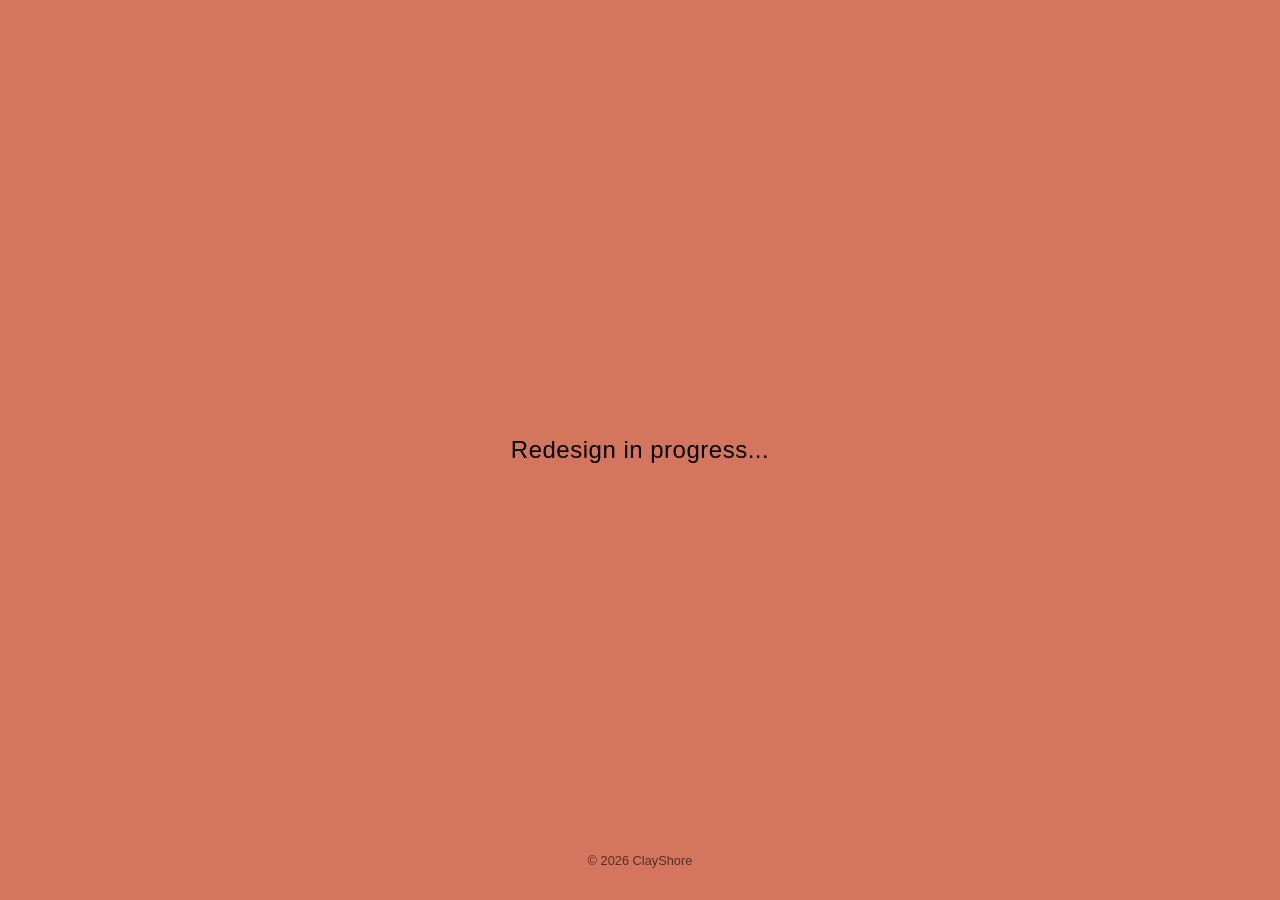
<file: index.html>
<!DOCTYPE html>
<html lang="en">
<head>
  <meta charset="UTF-8" />
  <meta name="viewport" content="width=device-width, initial-scale=1.0" />
  <title>Clayshore – Redesign in Progress</title>
  <style>
    :root {
      --bg: #d4765e; /* background color */
      --text: #000;  /* text color */
    }

    body {
      margin: 0;
      height: 100vh;
      display: flex;
      align-items: center;
      justify-content: center;
      flex-direction: column;
      background-color: var(--bg);
      color: var(--text);
      font-family: -apple-system, BlinkMacSystemFont, "Segoe UI", Roboto, sans-serif;
      text-align: center;
    }

    h1 {
      font-size: 1.5rem;
      font-weight: 500;
      letter-spacing: 0.5px;
    }

    .dot {
      animation: blink 1.2s infinite;
    }

    @keyframes blink {
      0%, 20%, 50%, 80%, 100% { opacity: 1; }
      40% { opacity: 0; }
      60% { opacity: 0; }
    }

    footer {
      position: absolute;
      bottom: 2rem;
      font-size: 0.8rem;
      opacity: 0.6;
    }
  </style>
</head>
<body>
  <h1>Redesign in progress<span class="dot">...</span></h1>
  <footer>© <span id="year"></span> ClayShore</footer>

  <script>
    document.getElementById("year").textContent = new Date().getFullYear();
  </script>
</body>
</html>
</file>
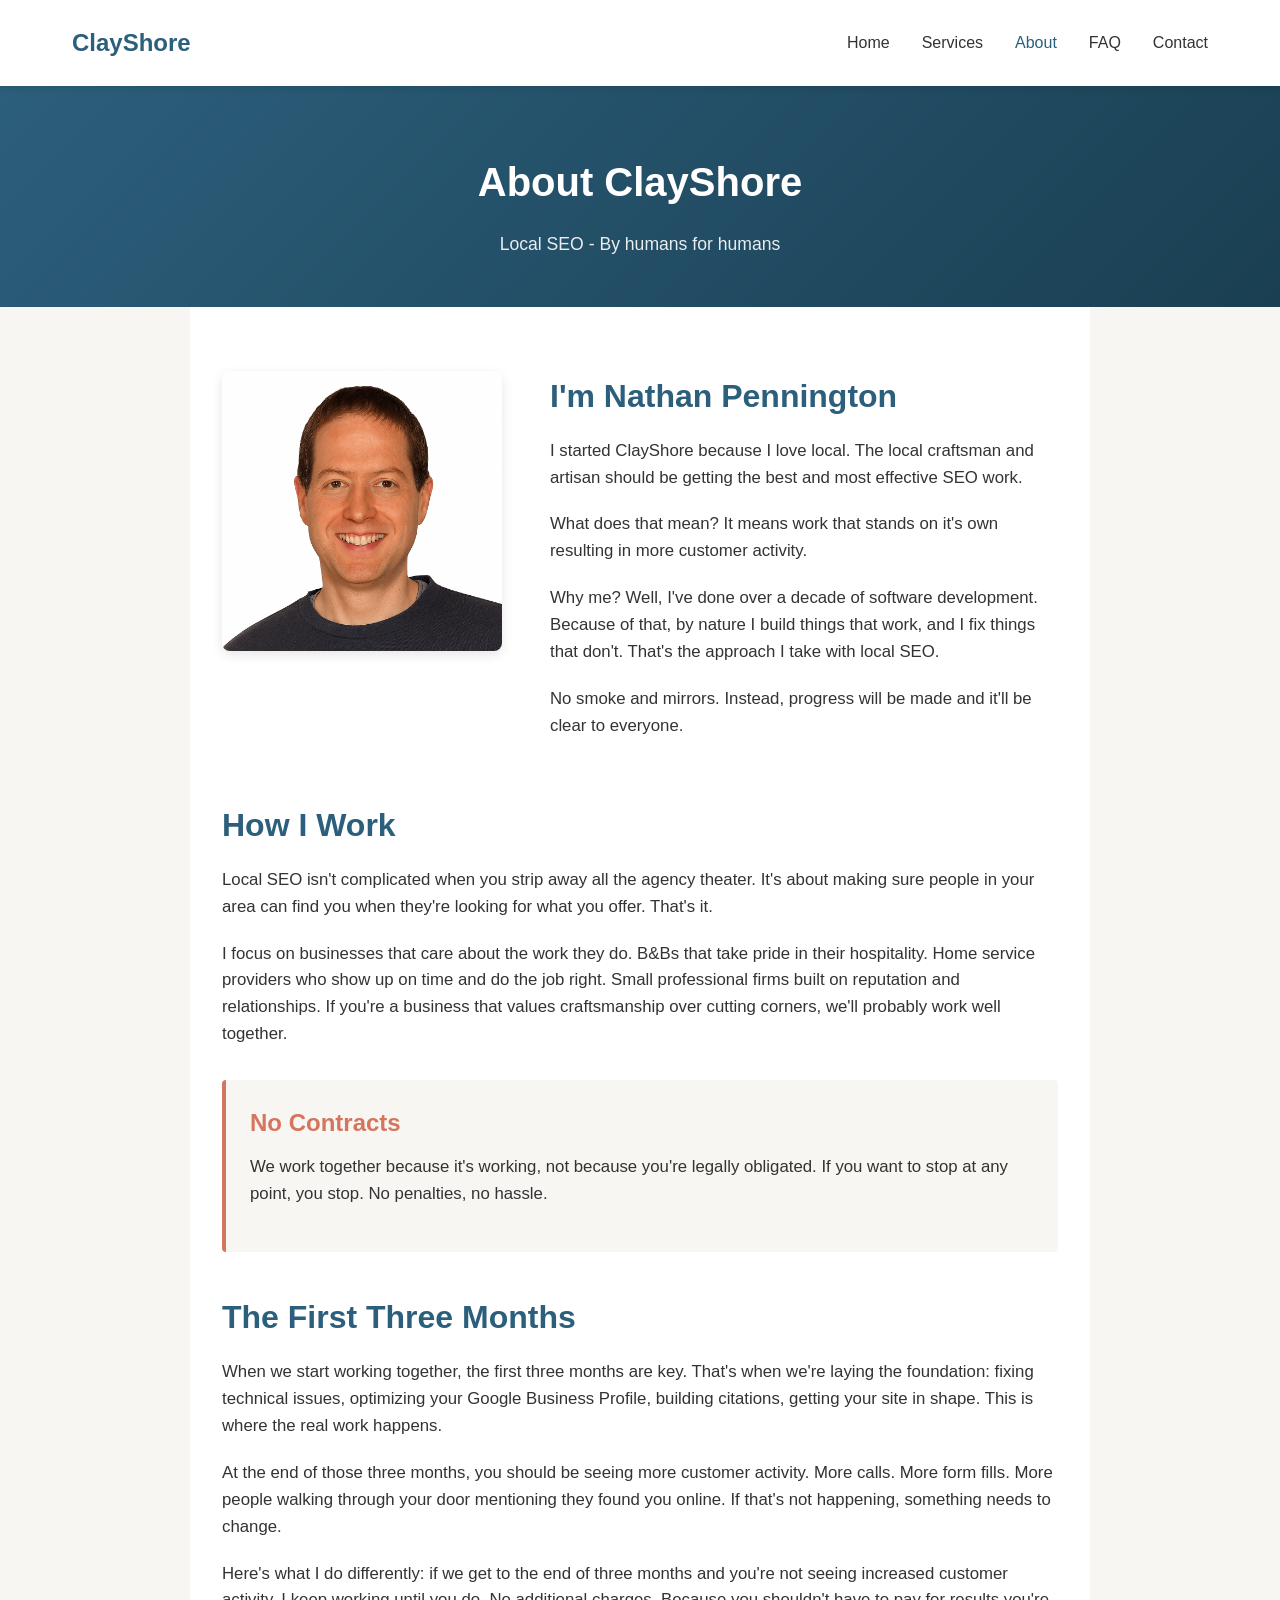
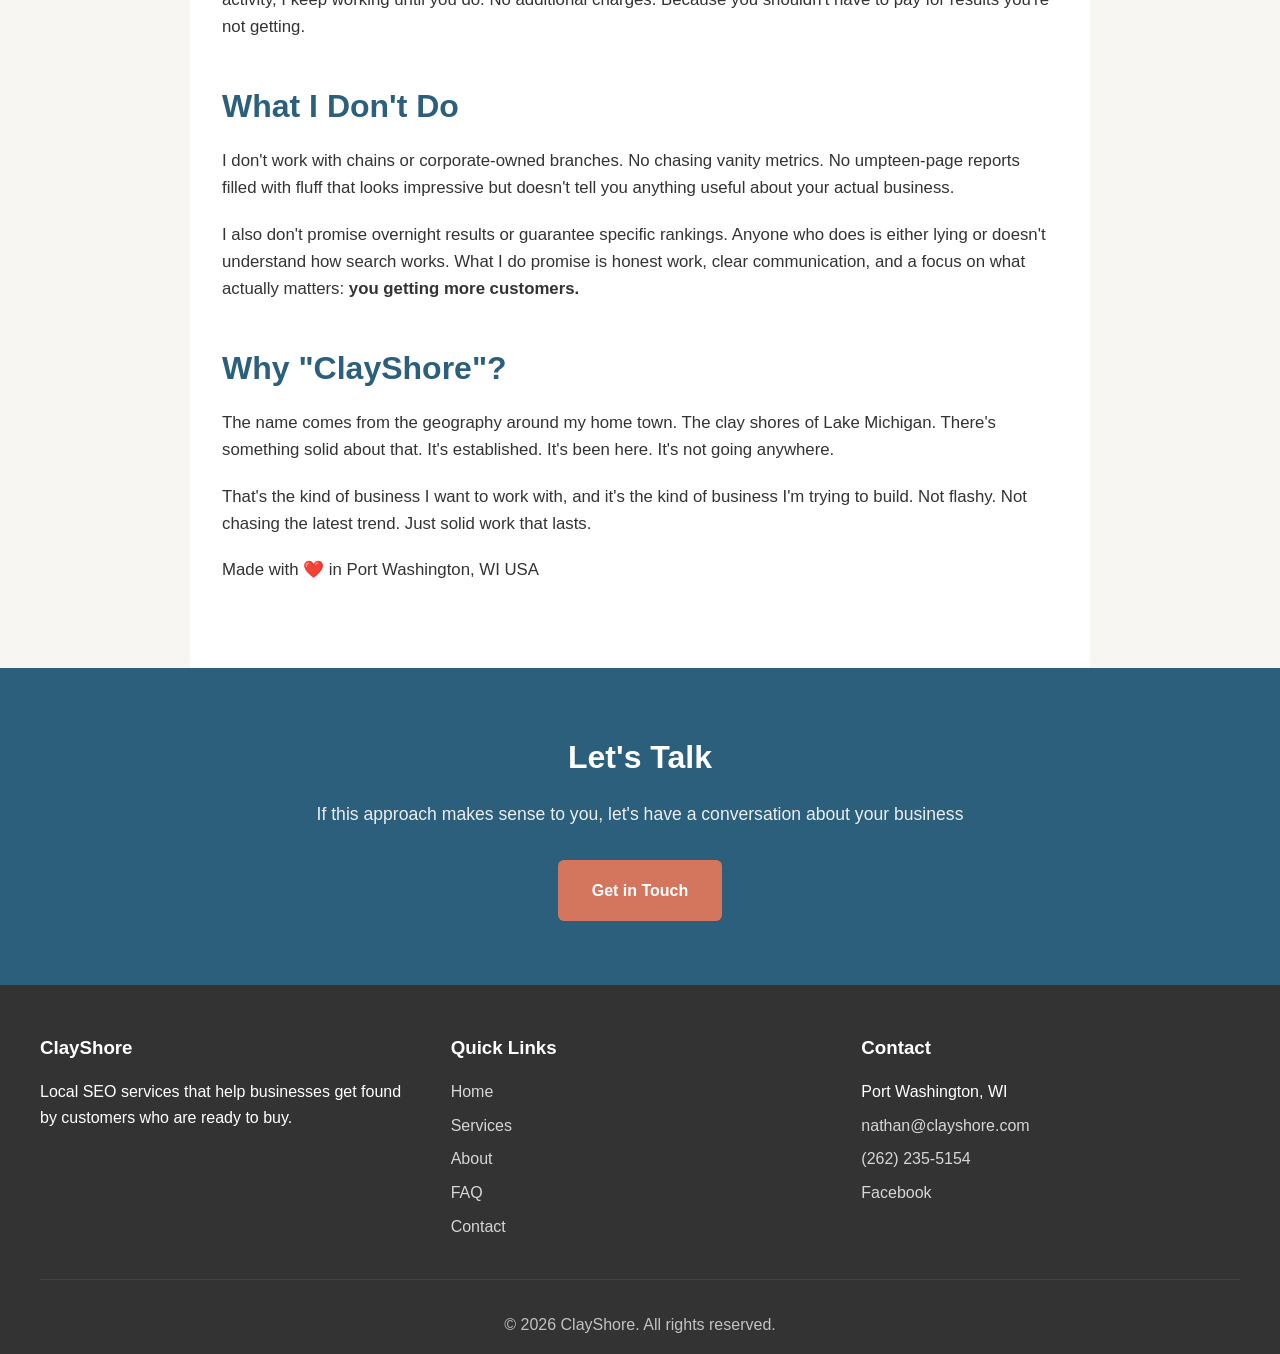
<file: about.html>
<!DOCTYPE html>
<html lang="en">
  <head>
    <meta charset="UTF-8" />
    <meta name="viewport" content="width=device-width, initial-scale=1.0" />
    <meta
      name="description"
      content="About ClayShore's approach to local SEO - no contracts, real results, and a commitment to your success."
    />
    <title>About | ClayShore Local SEO in Port Washington, WI</title>
    <link rel="stylesheet" href="styles.css" />
  </head>
  <body>
    <!-- ============================================
         NAVIGATION HEADER
         ============================================ -->
    <header>
      <nav>
        <a href="index.html" class="logo">ClayShore</a>
        <button class="menu-toggle" aria-label="Toggle menu">☰</button>
        <ul class="nav-links">
          <li><a href="index.html">Home</a></li>
          <li><a href="services.html">Services</a></li>
          <li><a href="about.html" class="active">About</a></li>
          <li><a href="faq.html">FAQ</a></li>
          <li><a href="contact.html">Contact</a></li>
        </ul>
      </nav>
    </header>

    <!-- ============================================
         PAGE HEADER
         ============================================ -->
    <section class="page-header">
      <h1>About ClayShore</h1>
      <p>Local SEO - By humans for humans</p>
    </section>

    <!-- ============================================
         MAIN CONTENT
         ============================================ -->
    <main class="main-content">
      <div class="profile-section">
        <img
          src="images/nathan.png"
          alt="Nathan Pennington"
          class="profile-photo"
        />
        <div class="profile-content">
          <h2>I'm Nathan Pennington</h2>
          <p>
            I started ClayShore because I love local. The local craftsman and
            artisan should be getting the best and most effective SEO work.
          </p>
          <p>
            What does that mean? It means work that stands on it's own resulting
            in more customer activity.
          </p>
          <p>
            Why me? Well, I've done over a decade of software development.
            Because of that, by nature I build things that work, and I fix
            things that don't. That's the approach I take with local SEO.
          </p>
          <p>
            No smoke and mirrors. Instead, progress will be made and it'll be
            clear to everyone.
          </p>
        </div>
      </div>

      <h2>How I Work</h2>
      <p>
        Local SEO isn't complicated when you strip away all the agency theater.
        It's about making sure people in your area can find you when they're
        looking for what you offer. That's it.
      </p>

      <p>
        I focus on businesses that care about the work they do. B&Bs that take
        pride in their hospitality. Home service providers who show up on time
        and do the job right. Small professional firms built on reputation and
        relationships. If you're a business that values craftsmanship over
        cutting corners, we'll probably work well together.
      </p>

      <div class="highlight-box">
        <h3>No Contracts</h3>
        <p>
          We work together because it's working, not because you're legally
          obligated. If you want to stop at any point, you stop. No penalties,
          no hassle.
        </p>
      </div>

      <h2>The First Three Months</h2>
      <p>
        When we start working together, the first three months are key. That's
        when we're laying the foundation: fixing technical issues, optimizing
        your Google Business Profile, building citations, getting your site in
        shape. This is where the real work happens.
      </p>

      <p>
        At the end of those three months, you should be seeing more customer
        activity. More calls. More form fills. More people walking through your
        door mentioning they found you online. If that's not happening,
        something needs to change.
      </p>

      <p>
        Here's what I do differently: if we get to the end of three months and
        you're not seeing increased customer activity, I keep working until you
        do. No additional charges. Because you shouldn't have to pay for results
        you're not getting.
      </p>

      <h2>What I Don't Do</h2>
      <p>
        I don't work with chains or corporate-owned branches. No chasing vanity
        metrics. No umpteen-page reports filled with fluff that looks impressive
        but doesn't tell you anything useful about your actual business.
      </p>

      <p>
        I also don't promise overnight results or guarantee specific rankings.
        Anyone who does is either lying or doesn't understand how search works.
        What I do promise is honest work, clear communication, and a focus on
        what actually matters: <strong>you getting more customers.</strong>
      </p>

      <h2>Why "ClayShore"?</h2>
      <p>
        The name comes from the geography around my home town. The clay shores
        of Lake Michigan. There's something solid about that. It's established.
        It's been here. It's not going anywhere.
      </p>

      <p>
        That's the kind of business I want to work with, and it's the kind of
        business I'm trying to build. Not flashy. Not chasing the latest trend.
        Just solid work that lasts.
      </p>

      <p>Made with ❤️ in Port Washington, WI USA</p>
    </main>

    <!-- ============================================
         PAGE CTA
         ============================================ -->
    <section class="page-cta">
      <h2>Let's Talk</h2>
      <p>
        If this approach makes sense to you, let's have a conversation about
        your business
      </p>
      <a href="contact.html" class="btn">Get in Touch</a>
    </section>

    <!-- ============================================
         FOOTER
         ============================================ -->
    <footer>
      <div class="footer-content">
        <div class="footer-section">
          <h3>ClayShore</h3>
          <p>
            Local SEO services that help businesses get found by customers who
            are ready to buy.
          </p>
        </div>

        <div class="footer-section">
          <h3>Quick Links</h3>
          <ul>
            <li><a href="index.html">Home</a></li>
            <li><a href="services.html">Services</a></li>
            <li><a href="about.html">About</a></li>
            <li><a href="faq.html">FAQ</a></li>
            <li><a href="contact.html">Contact</a></li>
          </ul>
        </div>

        <div class="footer-section">
          <h3>Contact</h3>
          <ul>
            <li>Port Washington, WI</li>
            <li>
              <a href="mailto:nathan@clayshore.com">nathan@clayshore.com</a>
            </li>
            <li><a href="tel:+12622355154">(262) 235-5154</a></li>
            <li>
              <a
                href="https://facebook.com/ClayShoreLocal"
                target="_blank"
                rel="noopener"
                >Facebook</a
              >
            </li>
          </ul>
        </div>
      </div>

      <div class="footer-bottom">
        <p>
          &copy; <span id="current-year">2025</span> ClayShore. All rights
          reserved.
        </p>
      </div>
    </footer>

    <script src="script.js"></script>
  </body>
</html>
</file>
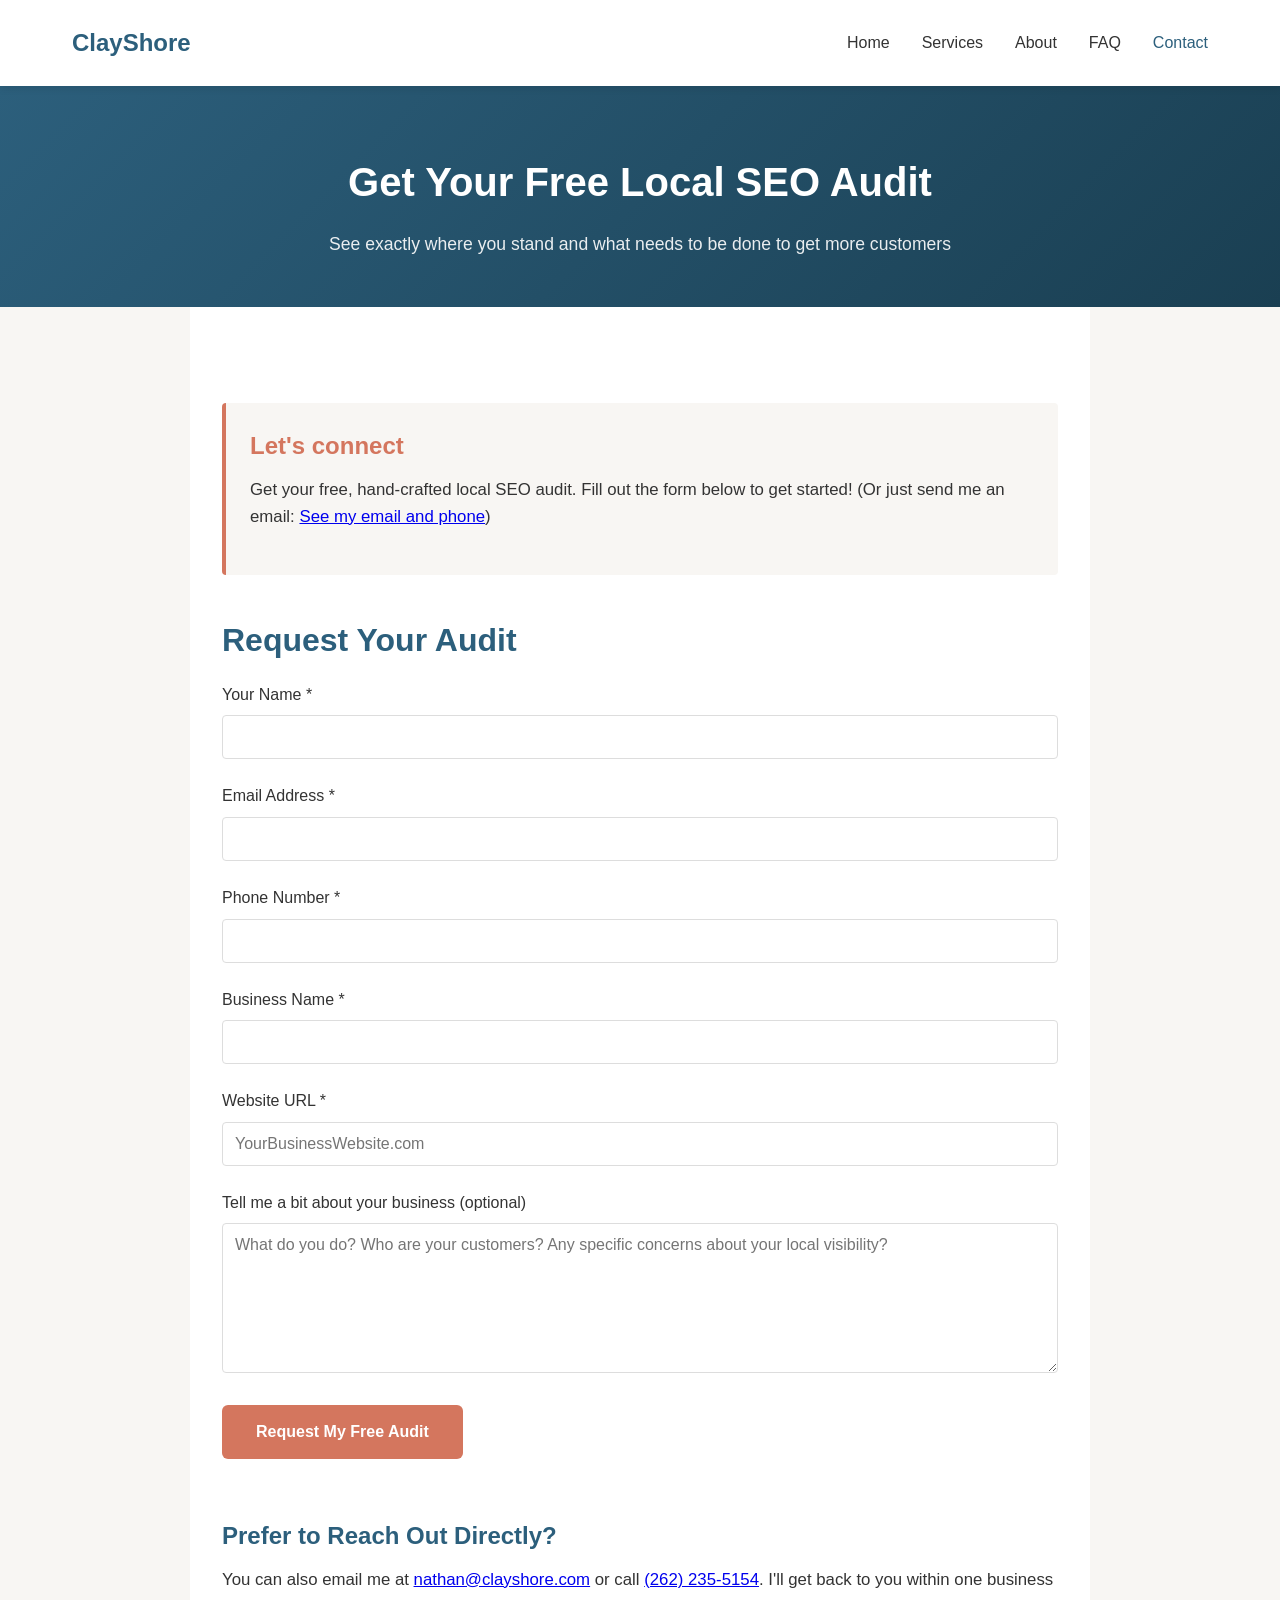
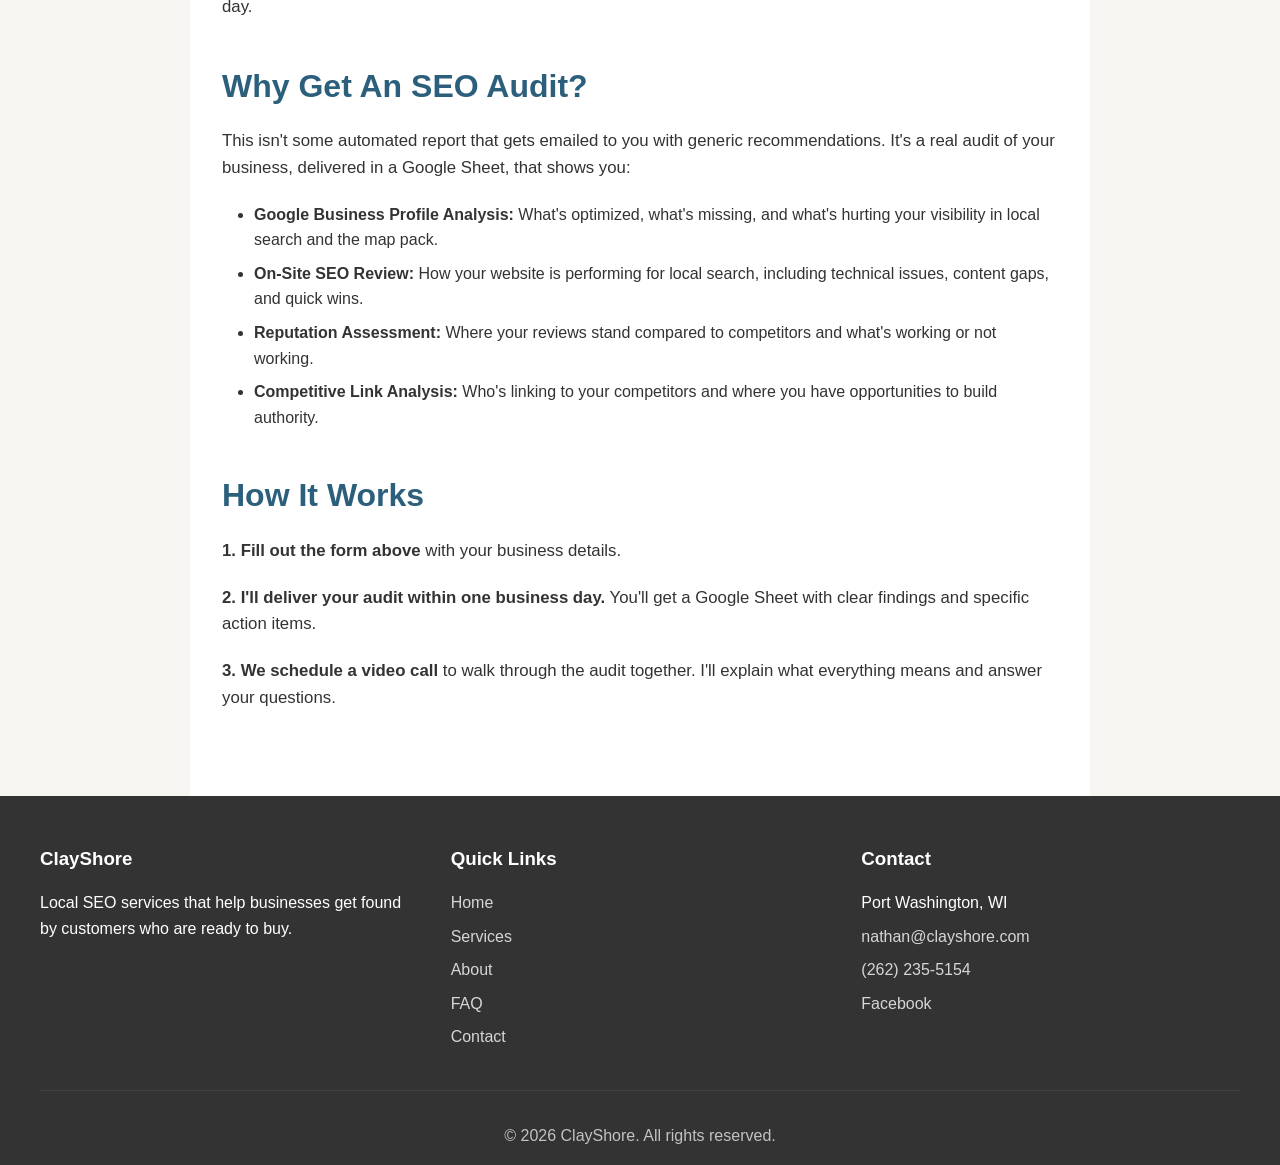
<file: contact.html>
<!DOCTYPE html>
<html lang="en">
  <head>
    <meta charset="UTF-8" />
    <meta name="viewport" content="width=device-width, initial-scale=1.0" />
    <meta
      name="description"
      content="Get your free local SEO audit from ClayShore. Clear analysis of your Google Business Profile, website, reviews, and competitive positioning."
    />
    <title>Get Your Free SEO Audit | ClayShore Local SEO</title>
    <link rel="stylesheet" href="styles.css" />
  </head>
  <body>
    <!-- ============================================
         NAVIGATION HEADER
         ============================================ -->
    <header>
      <nav>
        <a href="index.html" class="logo">ClayShore</a>
        <button class="menu-toggle" aria-label="Toggle menu">☰</button>
        <ul class="nav-links">
          <li><a href="index.html">Home</a></li>
          <li><a href="services.html">Services</a></li>
          <li><a href="about.html">About</a></li>
          <li><a href="faq.html">FAQ</a></li>
          <li><a href="contact.html" class="active">Contact</a></li>
        </ul>
      </nav>
    </header>

    <!-- ============================================
         PAGE HEADER
         ============================================ -->
    <section class="page-header">
      <h1>Get Your Free Local SEO Audit</h1>
      <p>
        See exactly where you stand and what needs to be done to get more
        customers
      </p>
    </section>

    <!-- ============================================
         MAIN CONTENT
         ============================================ -->
    <main class="main-content">
      <div class="highlight-box">
        <h3>Let's connect</h3>
        <p>
          Get your free, hand-crafted local SEO audit. Fill out the form below
          to get started! (Or just send me an email:
          <a href="#direct-contact">See my email and phone</a>)
        </p>
      </div>
      <!-- ============================================
                CONTACT FORM
                ============================================ -->
      <h2>Request Your Audit</h2>
      <form
        action="https://formkeep.com/f/6fb94284c148"
        accept-charset="UTF-8"
        method="POST"
      >
        <div class="form-group">
          <label for="name">Your Name *</label>
          <input type="text" id="name" name="name" required />
        </div>

        <div class="form-group">
          <label for="email">Email Address *</label>
          <input type="email" id="email" name="email" required />
        </div>

        <div class="form-group">
          <label for="phone">Phone Number *</label>
          <input type="tel" id="phone" name="phone" required />
        </div>

        <div class="form-group">
          <label for="business">Business Name *</label>
          <input type="text" id="business" name="business" required />
        </div>

        <div class="form-group">
          <label for="website">Website URL *</label>
          <input
            type="text"
            id="website"
            name="website"
            placeholder="YourBusinessWebsite.com"
            required
          />
        </div>

        <div class="form-group">
          <label for="message"
            >Tell me a bit about your business (optional)</label
          >
          <textarea
            id="message"
            name="message"
            rows="4"
            placeholder="What do you do? Who are your customers? Any specific concerns about your local visibility?"
          ></textarea>
        </div>

        <button type="submit" class="btn">Request My Free Audit</button>
        <div id="form-message" class="form-message" style="display: none">
          <p class="success">
            Thanks! Your audit request has been received. I'll be in touch
            within one business day.
          </p>
        </div>
      </form>
      <div id="direct-contact">&nbsp;</div>
      <div class="contact-info">
        <h3>Prefer to Reach Out Directly?</h3>
        <p>
          You can also email me at
          <a href="mailto:nathan@clayshore.com">nathan@clayshore.com</a> or call
          <a href="tel:+12622355154">(262) 235-5154</a>. I'll get back to you
          within one business day.
        </p>
      </div>
      <h2>Why Get An SEO Audit?</h2>
      <p>
        This isn't some automated report that gets emailed to you with generic
        recommendations. It's a real audit of your business, delivered in a
        Google Sheet, that shows you:
      </p>

      <ul>
        <li>
          <strong>Google Business Profile Analysis:</strong> What's optimized,
          what's missing, and what's hurting your visibility in local search and
          the map pack.
        </li>
        <li>
          <strong>On-Site SEO Review:</strong> How your website is performing
          for local search, including technical issues, content gaps, and quick
          wins.
        </li>
        <li>
          <strong>Reputation Assessment:</strong> Where your reviews stand
          compared to competitors and what's working or not working.
        </li>
        <li>
          <strong>Competitive Link Analysis:</strong> Who's linking to your
          competitors and where you have opportunities to build authority.
        </li>
      </ul>

      <h2>How It Works</h2>
      <p>
        <strong>1. Fill out the form above</strong> with your business details.
      </p>
      <p>
        <strong>2. I'll deliver your audit within one business day.</strong>
        You'll get a Google Sheet with clear findings and specific action items.
      </p>
      <p>
        <strong>3. We schedule a video call</strong> to walk through the audit
        together. I'll explain what everything means and answer your questions.
      </p>
    </main>

    <!-- ============================================
         FOOTER
         ============================================ -->
    <footer>
      <div class="footer-content">
        <div class="footer-section">
          <h3>ClayShore</h3>
          <p>
            Local SEO services that help businesses get found by customers who
            are ready to buy.
          </p>
        </div>

        <div class="footer-section">
          <h3>Quick Links</h3>
          <ul>
            <li><a href="index.html">Home</a></li>
            <li><a href="services.html">Services</a></li>
            <li><a href="about.html">About</a></li>
            <li><a href="faq.html">FAQ</a></li>
            <li><a href="contact.html">Contact</a></li>
          </ul>
        </div>

        <div class="footer-section">
          <h3>Contact</h3>
          <ul>
            <li>Port Washington, WI</li>
            <li>
              <a href="mailto:nathan@clayshore.com">nathan@clayshore.com</a>
            </li>
            <li><a href="tel:+12622355154">(262) 235-5154</a></li>
            <li>
              <a
                href="https://facebook.com/ClayShoreLocal"
                target="_blank"
                rel="noopener"
                >Facebook</a
              >
            </li>
          </ul>
        </div>
      </div>

      <div class="footer-bottom">
        <p>
          &copy; <span id="current-year">2025</span> ClayShore. All rights
          reserved.
        </p>
      </div>
    </footer>

    <script type="text/javascript">
      // Handle form submission
      document
        .querySelector("form")
        .addEventListener("submit", async function (e) {
          e.preventDefault();

          const form = e.target;
          const formData = new FormData(form);
          const submitBtn = form.querySelector('button[type="submit"]');
          const messageDiv = document.getElementById("form-message");

          // Disable button during submission
          submitBtn.disabled = true;
          submitBtn.textContent = "Sending...";

          try {
            const response = await fetch(form.action, {
              method: "POST",
              body: formData,
              headers: {
                Accept: "application/javascript",
              },
            });

            if (response.ok) {
              // Show success message
              messageDiv.style.display = "block";
              messageDiv.className = "form-message";
              form.reset();

              // Scroll to message
              messageDiv.scrollIntoView({
                behavior: "smooth",
                block: "nearest",
              });
            } else {
              throw new Error("Submission failed");
            }
          } catch (error) {
            // Show error message
            messageDiv.style.display = "block";
            messageDiv.className = "form-message error";
            messageDiv.innerHTML =
              "<p>Oops! Something went wrong. Please try again or email me directly at nathan@clayshore.com</p>";
          } finally {
            // Re-enable button
            submitBtn.disabled = false;
            submitBtn.textContent = "Request My Free Audit";
          }
        });
    </script>
    <script src="script.js"></script>
  </body>
</html>
</file>
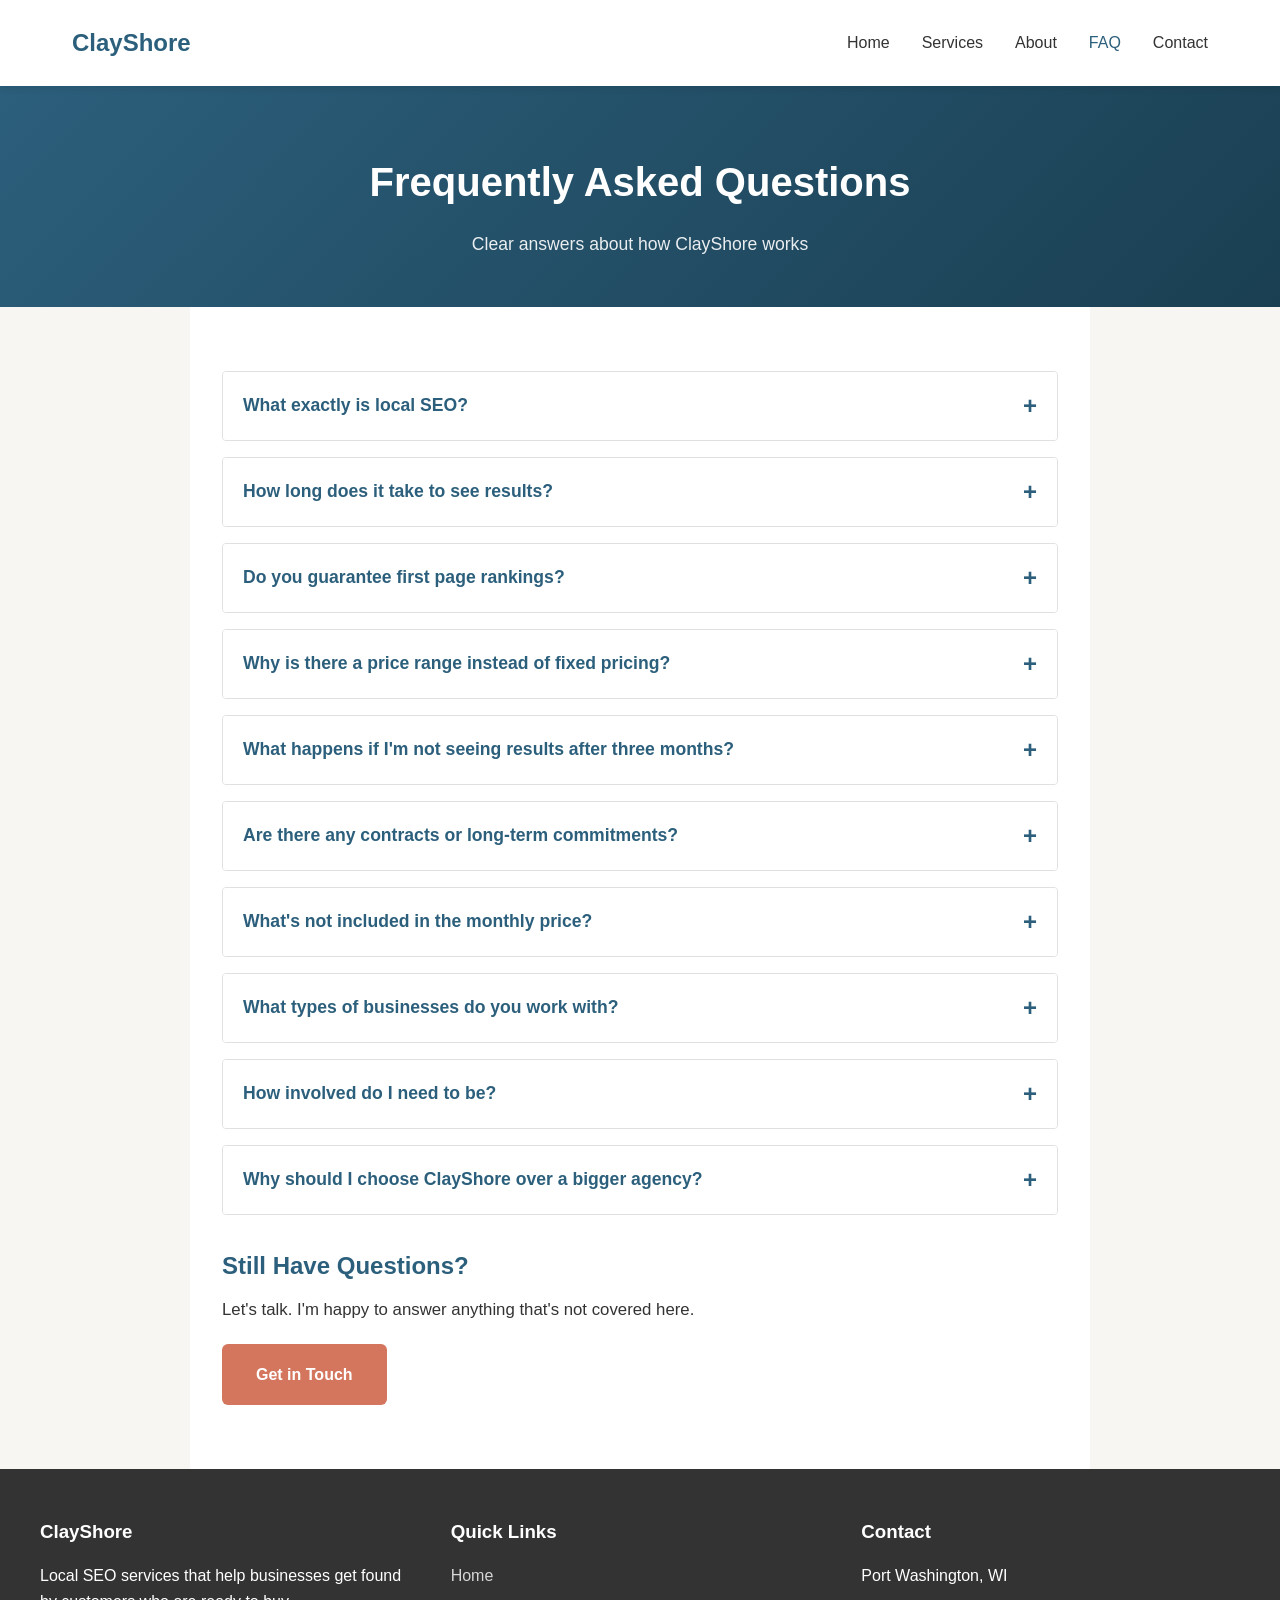
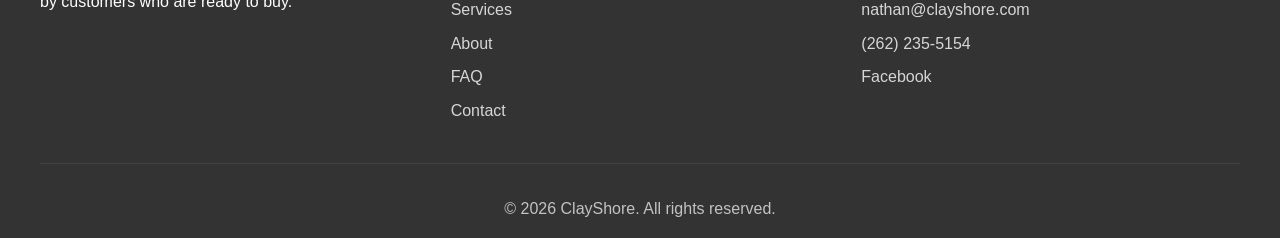
<file: faq.html>
<!DOCTYPE html>
<html lang="en">
  <head>
    <meta charset="UTF-8" />
    <meta name="viewport" content="width=device-width, initial-scale=1.0" />
    <meta
      name="description"
      content="Frequently asked questions about ClayShore's local SEO services, pricing, guarantees, and how we work with small businesses."
    />
    <title>FAQ | ClayShore Local SEO</title>
    <link rel="stylesheet" href="styles.css" />
  </head>
  <body>
    <!-- ============================================
         NAVIGATION HEADER
         ============================================ -->
    <header>
      <nav>
        <a href="index.html" class="logo">ClayShore</a>
        <button class="menu-toggle" aria-label="Toggle menu">☰</button>
        <ul class="nav-links">
          <li><a href="index.html">Home</a></li>
          <li><a href="services.html">Services</a></li>
          <li><a href="about.html">About</a></li>
          <li><a href="faq.html" class="active">FAQ</a></li>
          <li><a href="contact.html">Contact</a></li>
        </ul>
      </nav>
    </header>

    <!-- ============================================
         PAGE HEADER
         ============================================ -->
    <section class="page-header">
      <h1>Frequently Asked Questions</h1>
      <p>Clear answers about how ClayShore works</p>
    </section>

    <!-- ============================================
         MAIN CONTENT - FAQ ACCORDION
         ============================================ -->
    <main class="main-content">
      <div class="faq-item">
        <button class="faq-question">What exactly is local SEO?</button>
        <div class="faq-answer">
          <div class="faq-answer-content">
            <p>
              Local SEO is the work that helps your business show up when people
              in your area search for what you offer. This includes appearing in
              Google's map pack, local search results, and Google Business
              Profile listings.
            </p>
            <p>
              It's different from general SEO because it focuses specifically on
              geographic relevance and local signals like your Google Business
              Profile, citations, reviews, and proximity to the searcher.
            </p>
          </div>
        </div>
      </div>

      <div class="faq-item">
        <button class="faq-question">
          How long does it take to see results?
        </button>
        <div class="faq-answer">
          <div class="faq-answer-content">
            <p>
              The first three months are when most of the foundational work
              happens. By the end of that period, you should be seeing increased
              customer activity: more calls, more form submissions, more people
              mentioning they found you online.
            </p>
            <p>
              Some improvements happen faster than others. Google Business
              Profile optimizations can show impact within weeks. Citation
              building and on-page work typically take longer to fully
              materialize.
            </p>
            <p>
              If you're not seeing results by the end of three months, I keep
              working at no additional charge until you do.
            </p>
          </div>
        </div>
      </div>

      <div class="faq-item">
        <button class="faq-question">
          Do you guarantee first page rankings?
        </button>
        <div class="faq-answer">
          <div class="faq-answer-content">
            <p>
              No. Anyone who guarantees specific rankings either doesn't
              understand how search engines work or isn't being honest with you.
            </p>
            <p>
              What I do guarantee is that if you're not seeing increased
              customer activity after three months, I continue working at no
              additional cost until you do. Rankings are just a metric. What
              matters is whether more customers are finding and contacting you.
            </p>
          </div>
        </div>
      </div>

      <div class="faq-item">
        <button class="faq-question">
          Why is there a price range instead of fixed pricing?
        </button>
        <div class="faq-answer">
          <div class="faq-answer-content">
            <p>
              Because not every business needs the same level of work. A
              specialty B&B with minimal competition needs less than a home
              services company competing with a dozen other businesses in the
              same area.
            </p>
            <p>
              The pricing reflects the actual scope of work required: how
              competitive your market is, what condition your current SEO is in,
              and what specific services you need (like review generation or
              local link building).
            </p>
            <p>
              We'll discuss the specific scope and monthly investment in our
              initial conversation, so you know exactly what you're paying for.
            </p>
          </div>
        </div>
      </div>

      <div class="faq-item">
        <button class="faq-question">
          What happens if I'm not seeing results after three months?
        </button>
        <div class="faq-answer">
          <div class="faq-answer-content">
            <p>
              I keep working until you do see results. No additional charges.
            </p>
            <p>
              The goal is increased customer activity: more phone calls, more
              contact form submissions, more people walking in your door. If
              that's not happening after three months of work, something needs
              to change, and I'll figure out what that is and make it happen.
            </p>
            <p>You shouldn't have to pay for results you're not getting.</p>
          </div>
        </div>
      </div>

      <div class="faq-item">
        <button class="faq-question">
          Are there any contracts or long-term commitments?
        </button>
        <div class="faq-answer">
          <div class="faq-answer-content">
            <p>
              No. We work together because it's working, not because you're
              legally obligated.
            </p>
            <p>
              If you want to stop at any point, you stop. No penalties, no
              cancellation fees, no hassle. The relationship continues because
              you're seeing value, not because you're locked into a contract.
            </p>
          </div>
        </div>
      </div>

      <div class="faq-item">
        <button class="faq-question">
          What's not included in the monthly price?
        </button>
        <div class="faq-answer">
          <div class="faq-answer-content">
            <p>
              Specialized technical SEO work that requires significant
              development time is typically a separate one-off project. This
              might include major site migrations, complex structured data
              implementation, or extensive technical fixes.
            </p>
            <p>
              I also don't manage social media, run paid advertising campaigns,
              or write weekly blog posts. Those services are outside the scope
              of local SEO.
            </p>
            <p>
              Everything else your business needs for local search visibility is
              included in the monthly service.
            </p>
          </div>
        </div>
      </div>

      <div class="faq-item">
        <button class="faq-question">
          What types of businesses do you work with?
        </button>
        <div class="faq-answer">
          <div class="faq-answer-content">
            <p>
              I work with local businesses that take pride in what they do.
              B&Bs, home service providers, small professional firms, specialty
              retailers—businesses built on reputation and craftsmanship.
            </p>
            <p>
              I don't work with chains or corporate-owned branches. The focus is
              on independently owned local businesses that care about the work
              they do and the customers they serve.
            </p>
          </div>
        </div>
      </div>

      <div class="faq-item">
        <button class="faq-question">How involved do I need to be?</button>
        <div class="faq-answer">
          <div class="faq-answer-content">
            <p>
              Not very. I handle the technical work, the optimizations, the
              citation building, and the ongoing maintenance.
            </p>
            <p>
              What I need from you: access to your Google Business Profile, your
              website (if changes are needed), and occasional input on
              business-specific questions. Maybe 30 minutes to an hour per month
              of your time.
            </p>
            <p>
              You're running your business. I'm handling the SEO. That's the
              point.
            </p>
          </div>
        </div>
      </div>

      <div class="faq-item">
        <button class="faq-question">
          Why should I choose ClayShore over a bigger agency?
        </button>
        <div class="faq-answer">
          <div class="faq-answer-content">
            <p>
              Bigger agencies lock you into contracts, charge more, and assign
              your account to someone who's managing dozens of other clients.
              You're a number on a spreadsheet.
            </p>
            <p>
              With ClayShore, you work directly with me. No account managers, no
              layers of communication, no wondering if anyone's actually paying
              attention to your business. I have skin in the game—if you don't
              see results after three months, I work for free until you do.
            </p>
            <p>
              You also get honesty instead of sales pitches. I'll tell you
              what's realistic, what needs to be done, and what won't work. No
              jargon, no runaround, no monthly reports designed to look
              impressive while saying nothing.
            </p>
          </div>
        </div>
      </div>

      <div class="contact-box">
        <h3>Still Have Questions?</h3>
        <p>Let's talk. I'm happy to answer anything that's not covered here.</p>
        <a href="contact.html" class="btn">Get in Touch</a>
      </div>
    </main>

    <!-- ============================================
         FOOTER
         ============================================ -->
    <footer>
      <div class="footer-content">
        <div class="footer-section">
          <h3>ClayShore</h3>
          <p>
            Local SEO services that help businesses get found by customers who
            are ready to buy.
          </p>
        </div>

        <div class="footer-section">
          <h3>Quick Links</h3>
          <ul>
            <li><a href="index.html">Home</a></li>
            <li><a href="services.html">Services</a></li>
            <li><a href="about.html">About</a></li>
            <li><a href="faq.html">FAQ</a></li>
            <li><a href="contact.html">Contact</a></li>
          </ul>
        </div>

        <div class="footer-section">
          <h3>Contact</h3>
          <ul>
            <li>Port Washington, WI</li>
            <li>
              <a href="mailto:nathan@clayshore.com">nathan@clayshore.com</a>
            </li>
            <li><a href="tel:+12622355154">(262) 235-5154</a></li>
            <li>
              <a
                href="https://facebook.com/ClayShoreLocal"
                target="_blank"
                rel="noopener"
                >Facebook</a
              >
            </li>
          </ul>
        </div>
      </div>

      <div class="footer-bottom">
        <p>
          &copy; <span id="current-year">2025</span> ClayShore. All rights
          reserved.
        </p>
      </div>
    </footer>

    <script src="script.js"></script>
  </body>
</html>
</file>
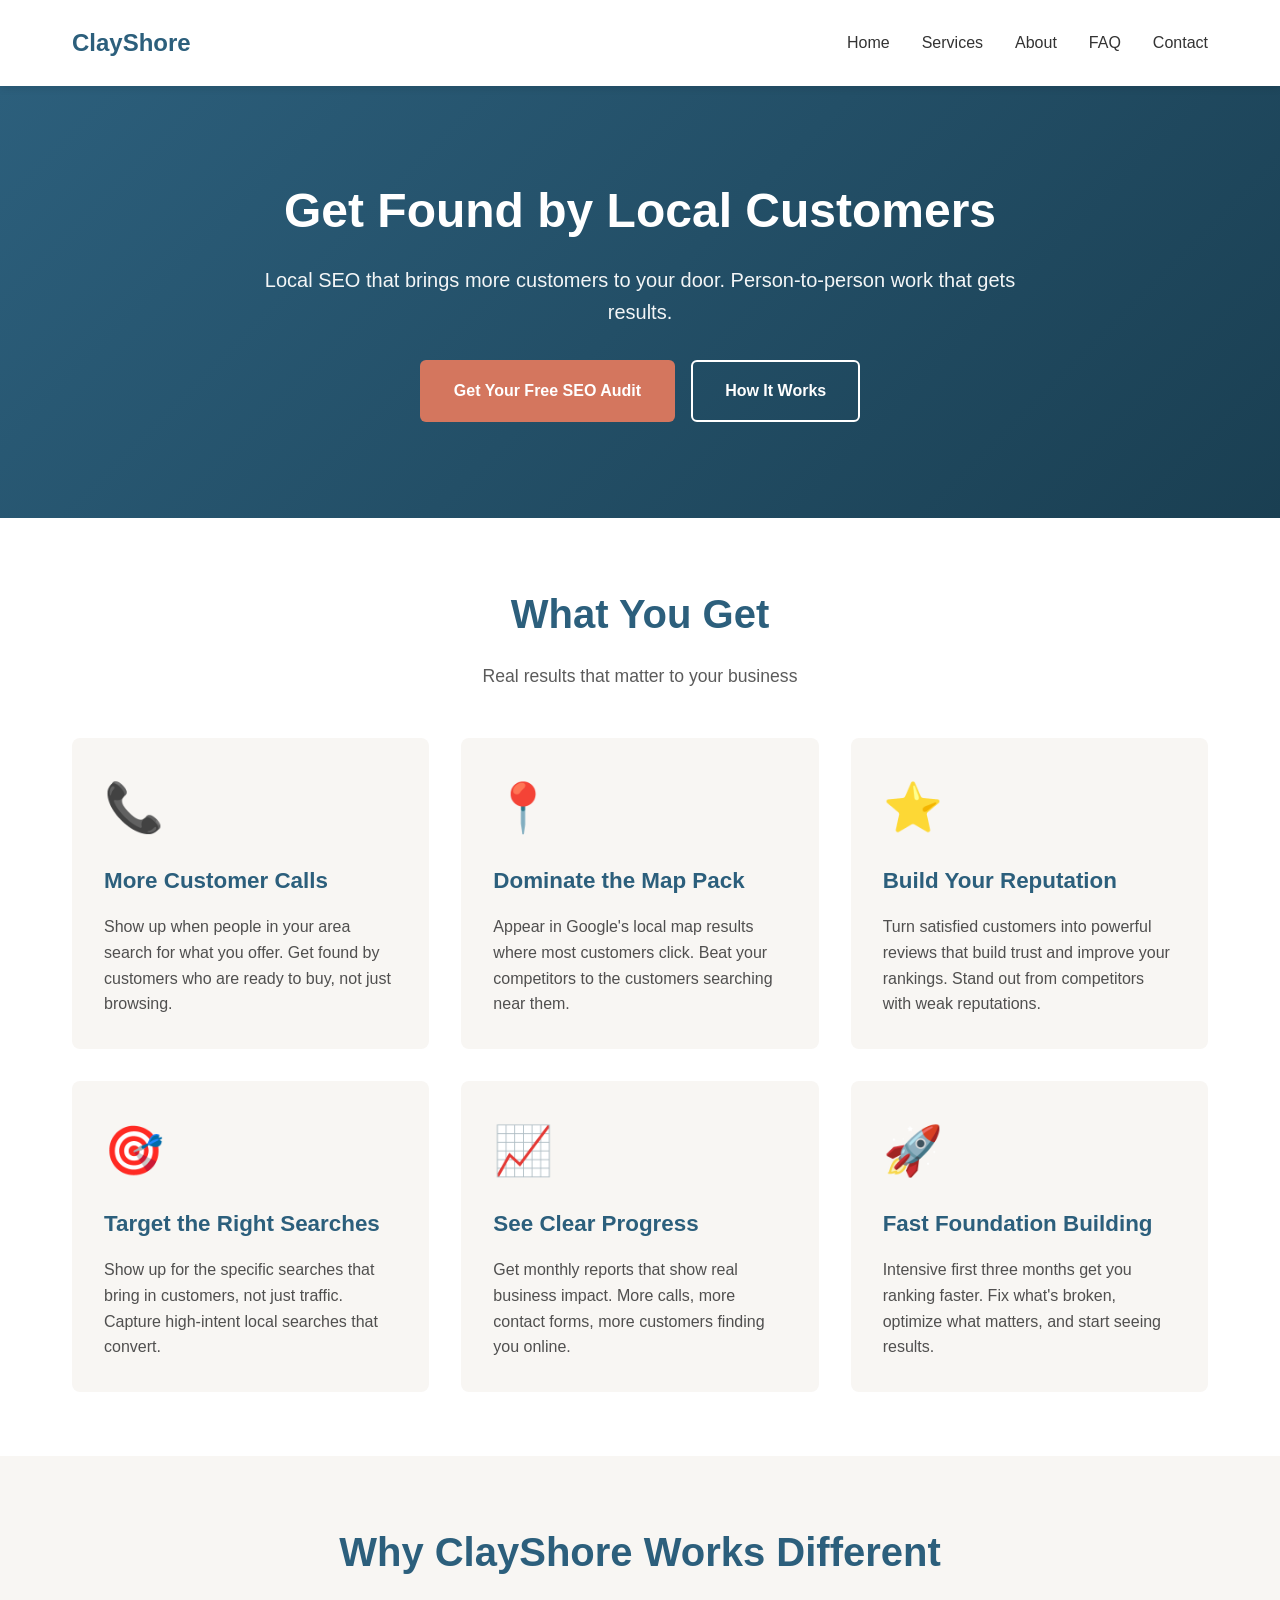
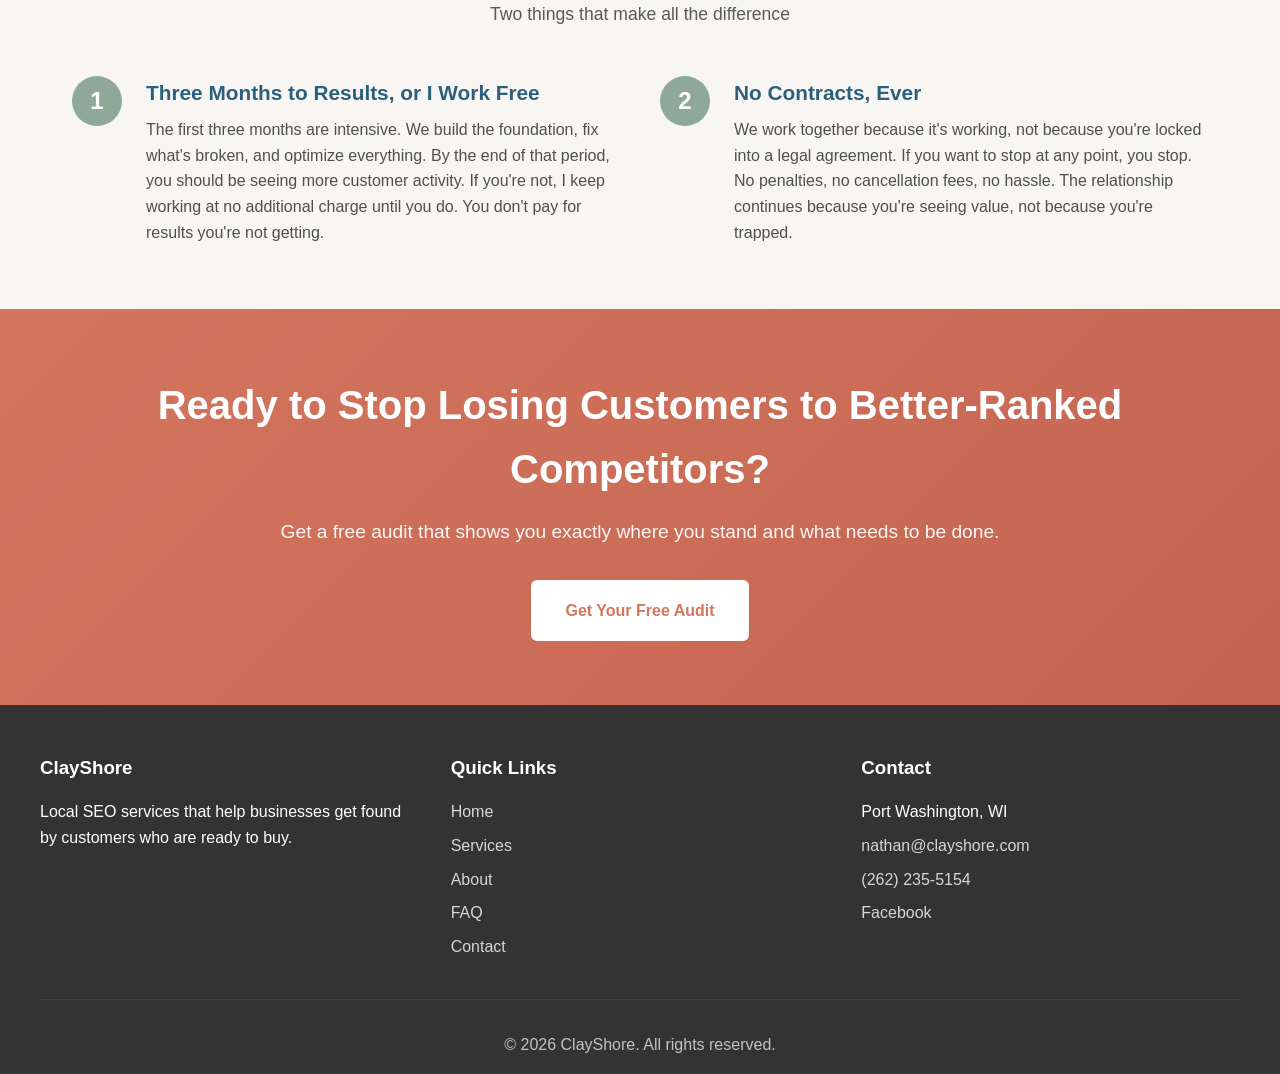
<file: index0.html>
<!DOCTYPE html>
<html lang="en">
  <head>
    <meta charset="UTF-8" />
    <meta name="viewport" content="width=device-width, initial-scale=1.0" />
    <meta
      name="description"
      content="ClayShore provides local SEO services that help small businesses get found by customers who are ready to buy. No contracts, real results."
    />
    <title>ClayShore | Local SEO Based in Port Washington, WI</title>
    <link rel="stylesheet" href="styles.css" />
    <script type="application/ld+json">
      {
        "@context": "http://schema.org",
        "@type": "LocalBusiness",
        "name": "ClayShore",
        "telephone": "(262) 235-5154",
        "description": "Local SEO services to increase customer activity by being better ranked in the map pack, and local search results",
        "email": "nathan@clayshore.com",
        "address": {
          "@type": "PostalAddress",
          "addressLocality": "Port Washington",
          "addressRegion": "WI",
          "postalCode": "53074"
        },
        "areaServed": {
          "@type": "AdministrativeArea",
          "name": "Ozaukee County"
        },
        "openingHours": "Mo,Tu,We,Th,Fr 08:00-17:00",
        "currenciesAccepted": "USD",
        "founder": {
          "@type": "Person",
          "name": "Nathan Pennington"
        },
        "sameAs": ["https://www.facebook.com/ClayShoreLocal"],
        "keywords": "local seo, email marketing, reputation management",
        "paymentAccepted": "Credit Card",
        "url": "https://clayshore.com",
        "image": "https://clayshore.com/images/bimi.svg"
      }
    </script>
  </head>
  <body>
    <!-- ============================================
         NAVIGATION HEADER
         ============================================ -->
    <header>
      <nav>
        <a href="index.html" class="logo">ClayShore</a>
        <button class="menu-toggle" aria-label="Toggle menu">☰</button>
        <ul class="nav-links">
          <li><a href="index.html">Home</a></li>
          <li><a href="services.html">Services</a></li>
          <li><a href="about.html">About</a></li>
          <li><a href="faq.html">FAQ</a></li>
          <li><a href="contact.html">Contact</a></li>
        </ul>
      </nav>
    </header>

    <!-- ============================================
         HERO SECTION
         ============================================ -->
    <section class="hero">
      <div class="hero-content">
        <h1>Get Found by Local Customers</h1>
        <p>
          Local SEO that brings more customers to your door. Person-to-person
          work that gets results.
        </p>
        <div class="hero-buttons">
          <a href="contact.html" class="btn btn-primary"
            >Get Your Free SEO Audit</a
          >
          <a href="services.html" class="btn btn-secondary">How It Works</a>
        </div>
      </div>
    </section>

    <!-- ============================================
         SERVICES OVERVIEW - Benefits focused
         ============================================ -->
    <section class="services">
      <div class="container">
        <h2 class="section-title">What You Get</h2>
        <p class="section-subtitle">
          Real results that matter to your business
        </p>

        <div class="services-grid">
          <div class="service-card">
            <div class="service-icon">📞</div>
            <h3>More Customer Calls</h3>
            <p>
              Show up when people in your area search for what you offer. Get
              found by customers who are ready to buy, not just browsing.
            </p>
          </div>

          <div class="service-card">
            <div class="service-icon">📍</div>
            <h3>Dominate the Map Pack</h3>
            <p>
              Appear in Google's local map results where most customers click.
              Beat your competitors to the customers searching near them.
            </p>
          </div>

          <div class="service-card">
            <div class="service-icon">⭐</div>
            <h3>Build Your Reputation</h3>
            <p>
              Turn satisfied customers into powerful reviews that build trust
              and improve your rankings. Stand out from competitors with weak
              reputations.
            </p>
          </div>

          <div class="service-card">
            <div class="service-icon">🎯</div>
            <h3>Target the Right Searches</h3>
            <p>
              Show up for the specific searches that bring in customers, not
              just traffic. Capture high-intent local searches that convert.
            </p>
          </div>

          <div class="service-card">
            <div class="service-icon">📈</div>
            <h3>See Clear Progress</h3>
            <p>
              Get monthly reports that show real business impact. More calls,
              more contact forms, more customers finding you online.
            </p>
          </div>

          <div class="service-card">
            <div class="service-icon">🚀</div>
            <h3>Fast Foundation Building</h3>
            <p>
              Intensive first three months get you ranking faster. Fix what's
              broken, optimize what matters, and start seeing results.
            </p>
          </div>
        </div>
      </div>
    </section>

    <!-- ============================================
         WHY CHOOSE US - 2 key differentiators
         ============================================ -->
    <section class="why-choose">
      <div class="container">
        <h2 class="section-title">Why ClayShore Works Different</h2>
        <p class="section-subtitle">Two things that make all the difference</p>

        <div class="features-list">
          <div class="feature">
            <div class="feature-icon">1</div>
            <div class="feature-content">
              <h3>Three Months to Results, or I Work Free</h3>
              <p>
                The first three months are intensive. We build the foundation,
                fix what's broken, and optimize everything. By the end of that
                period, you should be seeing more customer activity. If you're
                not, I keep working at no additional charge until you do. You
                don't pay for results you're not getting.
              </p>
            </div>
          </div>

          <div class="feature">
            <div class="feature-icon">2</div>
            <div class="feature-content">
              <h3>No Contracts, Ever</h3>
              <p>
                We work together because it's working, not because you're locked
                into a legal agreement. If you want to stop at any point, you
                stop. No penalties, no cancellation fees, no hassle. The
                relationship continues because you're seeing value, not because
                you're trapped.
              </p>
            </div>
          </div>
        </div>
      </div>
    </section>

    <!-- ============================================
         CALL TO ACTION
         ============================================ -->
    <section class="cta">
      <div class="container">
        <h2>Ready to Stop Losing Customers to Better-Ranked Competitors?</h2>
        <p>
          Get a free audit that shows you exactly where you stand and what needs
          to be done.
        </p>
        <a href="contact.html" class="btn btn-secondary">Get Your Free Audit</a>
      </div>
    </section>

    <!-- ============================================
         FOOTER
         ============================================ -->
    <footer>
      <div class="footer-content">
        <div class="footer-section">
          <h3>ClayShore</h3>
          <p>
            Local SEO services that help businesses get found by customers who
            are ready to buy.
          </p>
        </div>

        <div class="footer-section">
          <h3>Quick Links</h3>
          <ul>
            <li><a href="index.html">Home</a></li>
            <li><a href="services.html">Services</a></li>
            <li><a href="about.html">About</a></li>
            <li><a href="faq.html">FAQ</a></li>
            <li><a href="contact.html">Contact</a></li>
          </ul>
        </div>

        <div class="footer-section">
          <h3>Contact</h3>
          <ul>
            <li>Port Washington, WI</li>
            <li>
              <a href="mailto:nathan@clayshore.com">nathan@clayshore.com</a>
            </li>
            <li><a href="tel:+12622355154">(262) 235-5154</a></li>
            <li>
              <a
                href="https://facebook.com/ClayShoreLocal"
                target="_blank"
                rel="noopener"
                >Facebook</a
              >
            </li>
          </ul>
        </div>
      </div>

      <div class="footer-bottom">
        <p>
          &copy; <span id="current-year">2025</span> ClayShore. All rights
          reserved.
        </p>
      </div>
    </footer>

    <script src="script.js"></script>
  </body>
</html>
</file>
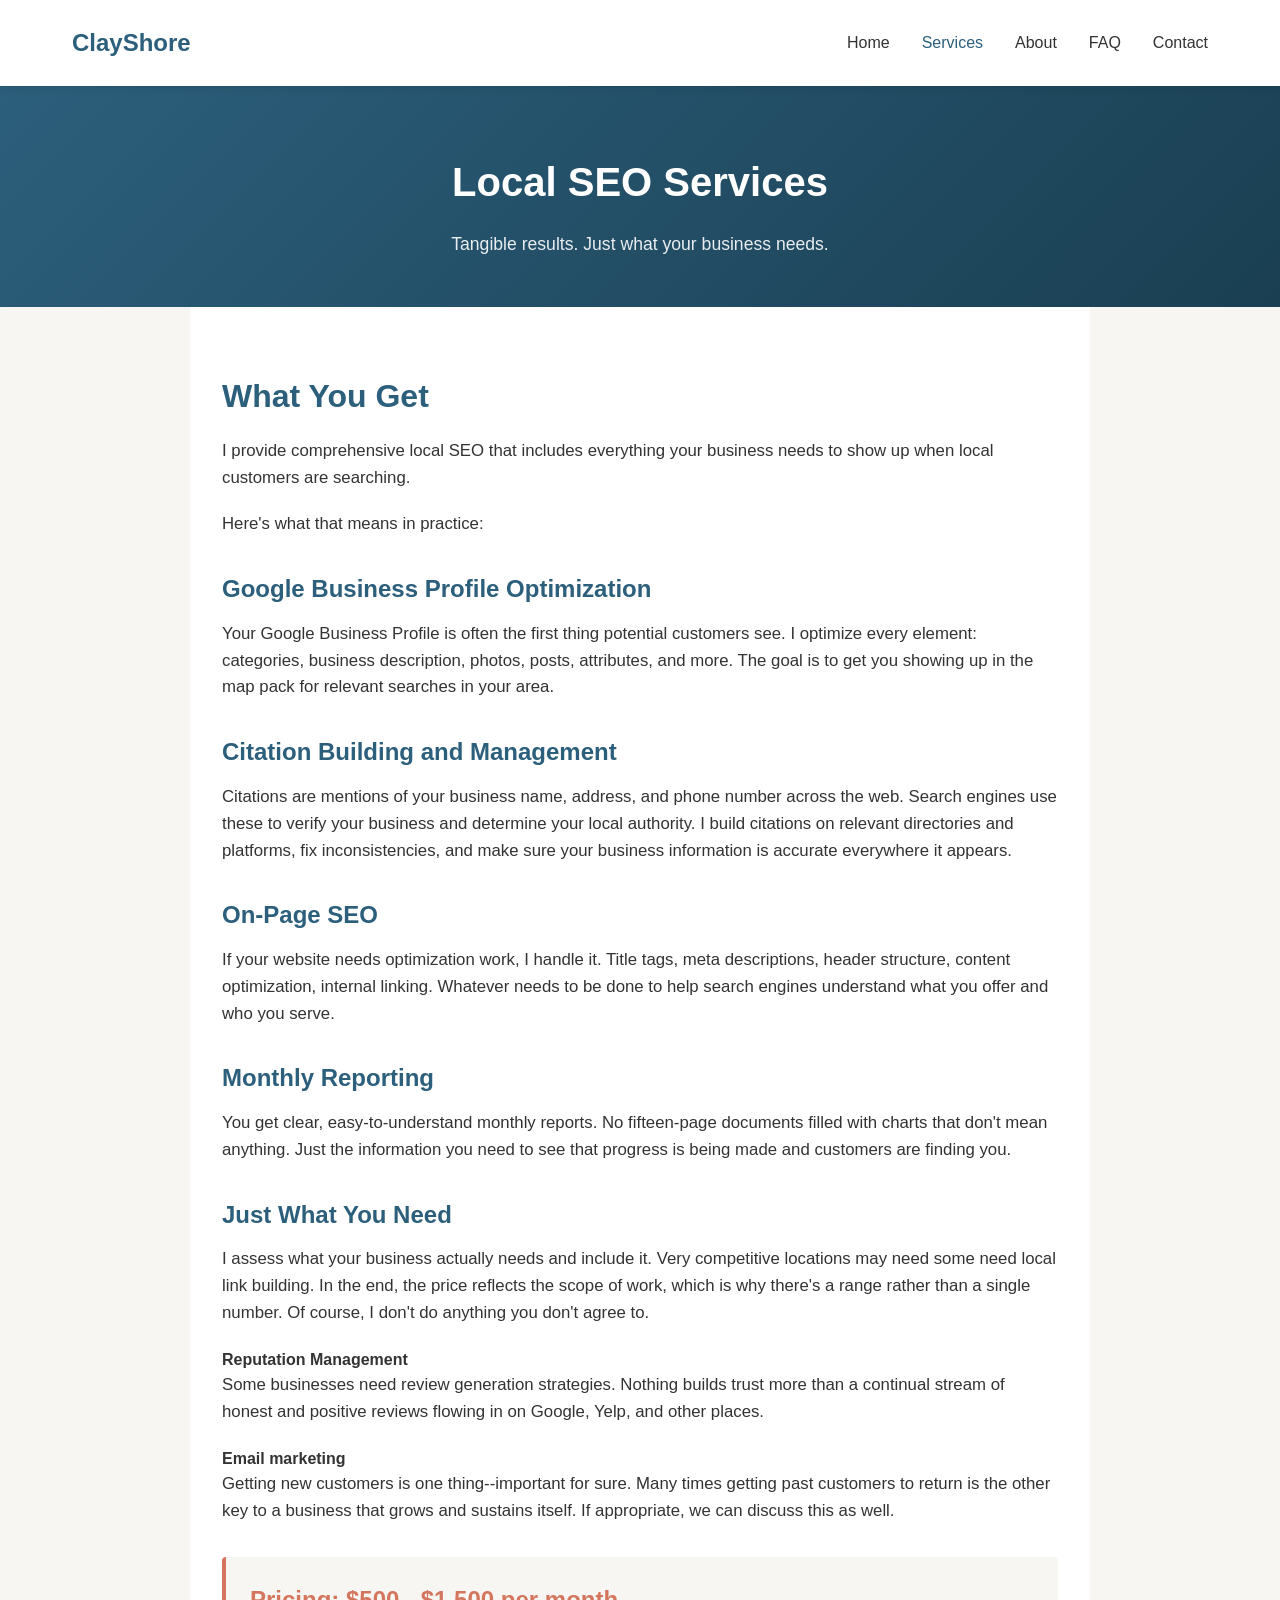
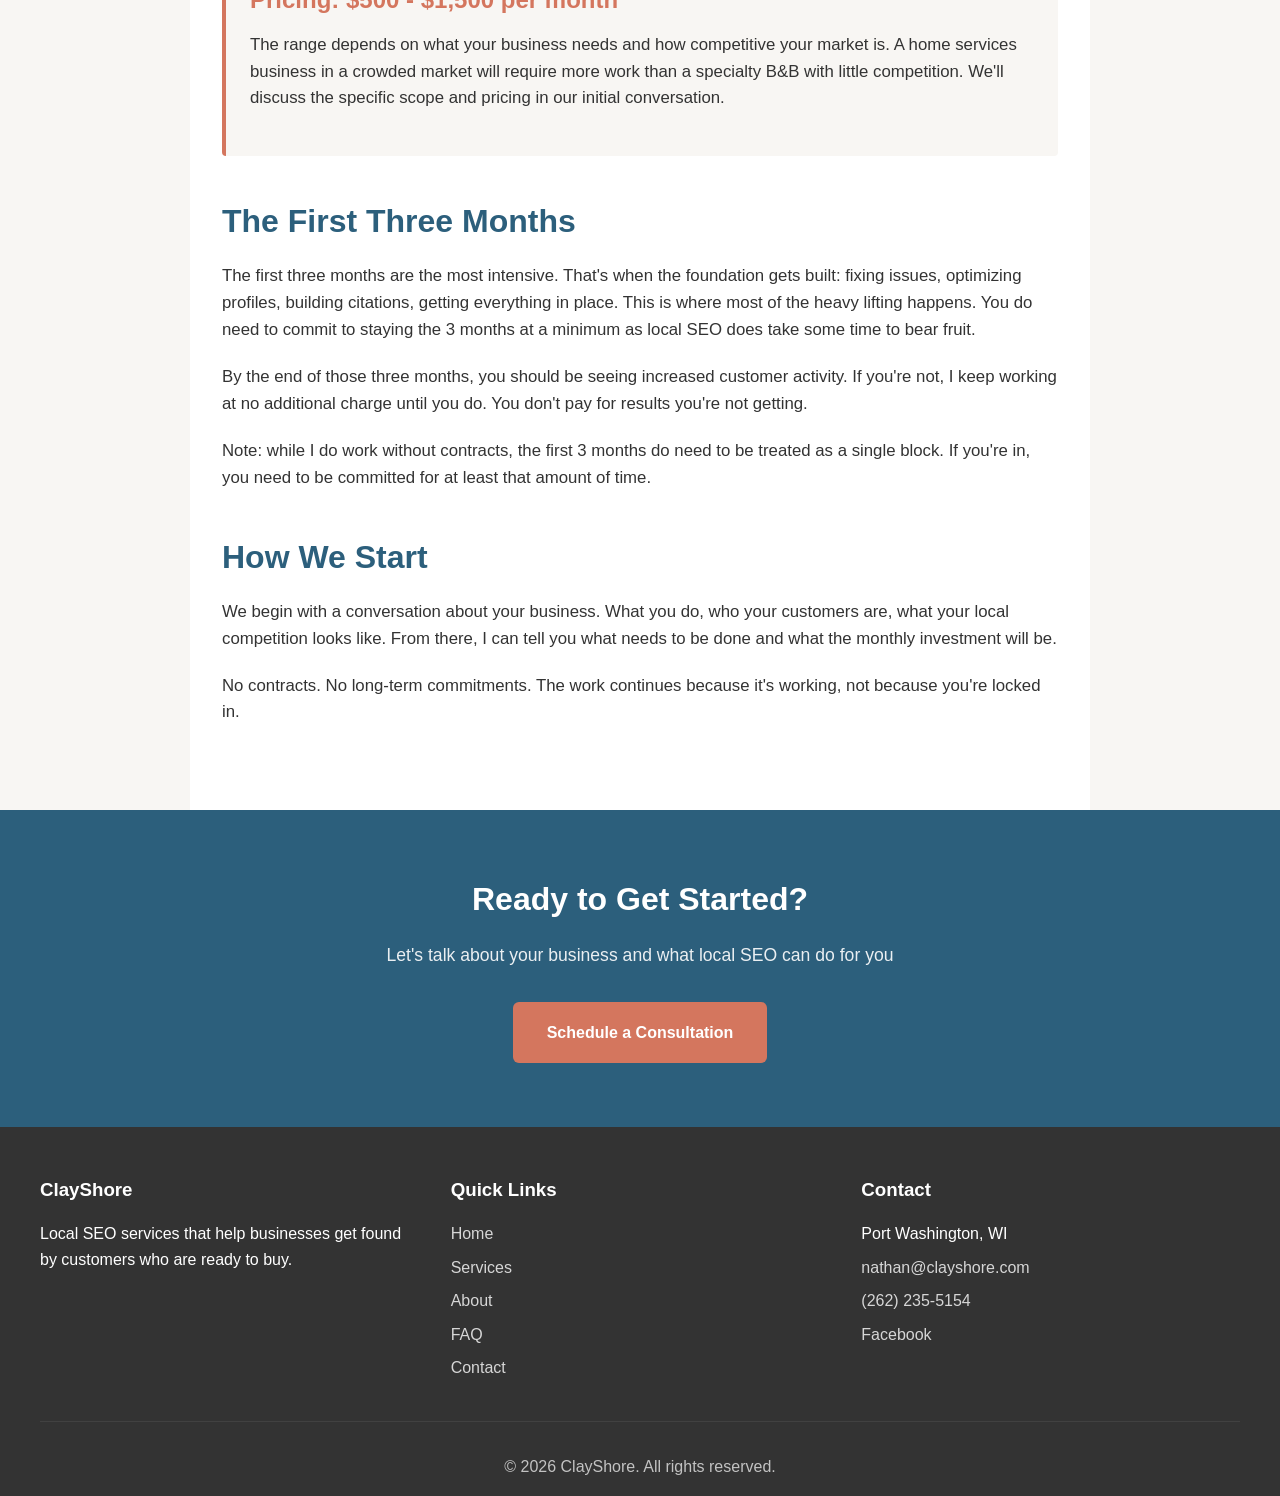
<file: services.html>
<!DOCTYPE html>
<html lang="en">
  <head>
    <meta charset="UTF-8" />
    <meta name="viewport" content="width=device-width, initial-scale=1.0" />
    <meta
      name="description"
      content="ClayShore's local SEO services help small businesses get found by customers who are ready to buy. No contracts, clear pricing, real results."
    />
    <title>Local SEO Services in Port Washington, WI</title>
    <link rel="stylesheet" href="styles.css" />
  </head>
  <body>
    <!-- ============================================
         NAVIGATION HEADER
         ============================================ -->
    <header>
      <nav>
        <a href="index.html" class="logo">ClayShore</a>
        <button class="menu-toggle" aria-label="Toggle menu">☰</button>
        <ul class="nav-links">
          <li><a href="index.html">Home</a></li>
          <li><a href="services.html" class="active">Services</a></li>
          <li><a href="about.html">About</a></li>
          <li><a href="faq.html">FAQ</a></li>
          <li><a href="contact.html">Contact</a></li>
        </ul>
      </nav>
    </header>

    <!-- ============================================
         PAGE HEADER
         ============================================ -->
    <section class="page-header">
      <h1>Local SEO Services</h1>
      <p>Tangible results. Just what your business needs.</p>
    </section>

    <!-- ============================================
         MAIN CONTENT
         ============================================ -->
    <main class="main-content">
      <h2>What You Get</h2>
      <p>
        I provide comprehensive local SEO that includes everything your business
        needs to show up when local customers are searching.
      </p>

      <p>Here's what that means in practice:</p>

      <h3>Google Business Profile Optimization</h3>
      <p>
        Your Google Business Profile is often the first thing potential
        customers see. I optimize every element: categories, business
        description, photos, posts, attributes, and more. The goal is to get you
        showing up in the map pack for relevant searches in your area.
      </p>

      <h3>Citation Building and Management</h3>
      <p>
        Citations are mentions of your business name, address, and phone number
        across the web. Search engines use these to verify your business and
        determine your local authority. I build citations on relevant
        directories and platforms, fix inconsistencies, and make sure your
        business information is accurate everywhere it appears.
      </p>

      <h3>On-Page SEO</h3>
      <p>
        If your website needs optimization work, I handle it. Title tags, meta
        descriptions, header structure, content optimization, internal linking.
        Whatever needs to be done to help search engines understand what you
        offer and who you serve.
      </p>

      <h3>Monthly Reporting</h3>
      <p>
        You get clear, easy-to-understand monthly reports. No fifteen-page
        documents filled with charts that don't mean anything. Just the
        information you need to see that progress is being made and customers
        are finding you.
      </p>

      <h3>Just What You Need</h3>
      <p>
        I assess what your business actually needs and include it. Very
        competitive locations may need some need local link building. In the
        end, the price reflects the scope of work, which is why there's a range
        rather than a single number. Of course, I don't do anything you don't
        agree to.
      </p>

      <h4>Reputation Management</h4>
      <p>
        Some businesses need review generation strategies. Nothing builds trust
        more than a continual stream of honest and positive reviews flowing in
        on Google, Yelp, and other places.
      </p>

      <h4>Email marketing</h4>
      <p>
        Getting new customers is one thing--important for sure. Many times
        getting past customers to return is the other key to a business that
        grows and sustains itself. If appropriate, we can discuss this as well.
      </p>

      <div class="highlight-box">
        <h3>Pricing: $500 - $1,500 per month</h3>
        <p>
          The range depends on what your business needs and how competitive your
          market is. A home services business in a crowded market will require
          more work than a specialty B&B with little competition. We'll discuss
          the specific scope and pricing in our initial conversation.
        </p>
      </div>

      <h2>The First Three Months</h2>
      <p>
        The first three months are the most intensive. That's when the
        foundation gets built: fixing issues, optimizing profiles, building
        citations, getting everything in place. This is where most of the heavy
        lifting happens. You do need to commit to staying the 3 months at a
        minimum as local SEO does take some time to bear fruit.
      </p>

      <p>
        By the end of those three months, you should be seeing increased
        customer activity. If you're not, I keep working at no additional charge
        until you do. You don't pay for results you're not getting.
      </p>

      <p>
        Note: while I do work without contracts, the first 3 months do need to
        be treated as a single block. If you're in, you need to be committed for
        at least that amount of time.
      </p>

      <h2>How We Start</h2>
      <p>
        We begin with a conversation about your business. What you do, who your
        customers are, what your local competition looks like. From there, I can
        tell you what needs to be done and what the monthly investment will be.
      </p>

      <p>
        No contracts. No long-term commitments. The work continues because it's
        working, not because you're locked in.
      </p>
    </main>

    <!-- ============================================
         PAGE CTA
         ============================================ -->
    <section class="page-cta">
      <h2>Ready to Get Started?</h2>
      <p>Let's talk about your business and what local SEO can do for you</p>
      <a href="contact.html" class="btn">Schedule a Consultation</a>
    </section>

    <!-- ============================================
         FOOTER
         ============================================ -->
    <footer>
      <div class="footer-content">
        <div class="footer-section">
          <h3>ClayShore</h3>
          <p>
            Local SEO services that help businesses get found by customers who
            are ready to buy.
          </p>
        </div>

        <div class="footer-section">
          <h3>Quick Links</h3>
          <ul>
            <li><a href="index.html">Home</a></li>
            <li><a href="services.html">Services</a></li>
            <li><a href="about.html">About</a></li>
            <li><a href="faq.html">FAQ</a></li>
            <li><a href="contact.html">Contact</a></li>
          </ul>
        </div>

        <div class="footer-section">
          <h3>Contact</h3>
          <ul>
            <li>Port Washington, WI</li>
            <li>
              <a href="mailto:nathan@clayshore.com">nathan@clayshore.com</a>
            </li>
            <li><a href="tel:+12622355154">(262) 235-5154</a></li>
            <li>
              <a
                href="https://facebook.com/ClayShoreLocal"
                target="_blank"
                rel="noopener"
                >Facebook</a
              >
            </li>
          </ul>
        </div>
      </div>

      <div class="footer-bottom">
        <p>
          &copy; <span id="current-year">2025</span> ClayShore. All rights
          reserved.
        </p>
      </div>
    </footer>

    <script src="script.js"></script>
  </body>
</html>
</file>
<file: styles.css>
:root {
  --primary-blue: #2c5f7c;
  --secondary-terracotta: #d4765e;
  --accent-sage: #8fa998;
  --neutral-dark: #333333;
  --neutral-light: #f8f6f3;
  --white: #ffffff;
}

* {
  margin: 0;
  padding: 0;
  box-sizing: border-box;
}

body {
  font-family: -apple-system, BlinkMacSystemFont, "Segoe UI", "Roboto", "Oxygen",
    "Ubuntu", sans-serif;
  color: var(--neutral-dark);
  background-color: var(--neutral-light);
  line-height: 1.6;
}

/* ============================================
    NAVIGATION - Identical to home page
    ============================================ */
header {
  background-color: var(--white);
  box-shadow: 0 2px 8px rgba(0, 0, 0, 0.1);
  position: sticky;
  top: 0;
  z-index: 1000;
}

nav {
  max-width: 1200px;
  margin: 0 auto;
  padding: 1.5rem 2rem;
  display: flex;
  justify-content: space-between;
  align-items: center;
}

.logo {
  font-size: 1.5rem;
  font-weight: 700;
  color: var(--primary-blue);
  text-decoration: none;
}

.nav-links {
  display: flex;
  gap: 2rem;
  list-style: none;
}

.nav-links a {
  color: var(--neutral-dark);
  text-decoration: none;
  font-weight: 500;
  transition: color 0.3s ease;
}

.nav-links a:hover,
.nav-links a.active {
  color: var(--primary-blue);
}

.menu-toggle {
  display: none;
  background: none;
  border: none;
  font-size: 1.5rem;
  cursor: pointer;
  color: var(--primary-blue);
}

/* ============================================
    PAGE HEADER
    Smaller, cleaner header for internal pages
    No need for the big hero treatment on every page
    ============================================ */
.page-header {
  background: linear-gradient(135deg, var(--primary-blue) 0%, #1a3f52 100%);
  color: var(--white);
  padding: 4rem 2rem 3rem;
  text-align: center;
}

.page-header h1 {
  font-size: 2.5rem;
  margin-bottom: 1rem;
}

.page-header p {
  font-size: 1.1rem;
  opacity: 0.9;
  max-width: 700px;
  margin: 0 auto;
}

/* ============================================
    MAIN CONTENT AREA
    Flexible content container for any page type
    ============================================ */
.main-content {
  max-width: 900px;
  margin: 0 auto;
  padding: 4rem 2rem;
  background-color: var(--white);
}

/* Content styling for readability */
.main-content h2 {
  color: var(--primary-blue);
  font-size: 2rem;
  margin-top: 2.5rem;
  margin-bottom: 1rem;
}

.main-content h2:first-child {
  margin-top: 0;
}

.main-content h3 {
  color: var(--primary-blue);
  font-size: 1.5rem;
  margin-top: 2rem;
  margin-bottom: 0.75rem;
}

.main-content p {
  margin-bottom: 1.25rem;
  font-size: 1.05rem;
}

.main-content ul,
.main-content ol {
  margin-bottom: 1.5rem;
  margin-left: 2rem;
}

.main-content li {
  margin-bottom: 0.5rem;
}

/* ============================================
    HIGHLIGHT BOX
    Used for important callouts or key information
    ============================================ */
.highlight-box {
  background-color: var(--neutral-light);
  border-left: 4px solid var(--secondary-terracotta);
  padding: 1.5rem;
  margin: 2rem 0;
  border-radius: 4px;
}

.highlight-box h3 {
  margin-top: 0;
  color: var(--secondary-terracotta);
}

/* ============================================
    PROFILE SECTION
    For about page with photo
    ============================================ */
.profile-section {
  display: flex;
  gap: 3rem;
  align-items: flex-start;
  margin-bottom: 2rem;
}

.profile-photo {
  flex-shrink: 0;
  width: 280px;
  border-radius: 8px;
  box-shadow: 0 4px 12px rgba(0, 0, 0, 0.1);
}

.profile-content {
  flex-grow: 1;
}

/* ============================================
    INFO CARDS
    Flexible card layout for services, features, etc.
    ============================================ */
.info-cards {
  display: grid;
  grid-template-columns: repeat(auto-fit, minmax(280px, 1fr));
  gap: 2rem;
  margin: 2rem 0;
}

.info-card {
  background-color: var(--neutral-light);
  padding: 1.5rem;
  border-radius: 8px;
  transition: transform 0.3s ease;
}

.info-card:hover {
  transform: translateY(-3px);
}

.info-card h3 {
  margin-top: 0;
  color: var(--primary-blue);
}

/* ============================================
    CONTACT FORM STYLES
    For use on contact page
    ============================================ */
.contact-form {
  max-width: 600px;
  margin: 2rem auto;
}

.form-group {
  margin-bottom: 1.5rem;
}

.form-group label {
  display: block;
  margin-bottom: 0.5rem;
  font-weight: 500;
  color: var(--neutral-dark);
}

.form-group input,
.form-group textarea,
.form-group select {
  width: 100%;
  padding: 0.75rem;
  border: 1px solid #ddd;
  border-radius: 4px;
  font-size: 1rem;
  font-family: inherit;
}

.form-group textarea {
  min-height: 150px;
  resize: vertical;
}

/* ============================================
    BUTTONS & CALLS TO ACTION
    ============================================ */
.btn {
  display: inline-block;
  padding: 1rem 2rem;
  background-color: var(--secondary-terracotta);
  color: var(--white);
  text-decoration: none;
  border-radius: 4px;
  font-weight: 600;
  transition: background-color 0.3s ease;
  border: none;
  cursor: pointer;
  font-size: 1rem;
}

.btn:hover {
  background-color: #c06550;
}

.btn-secondary {
  background-color: var(--primary-blue);
}

.btn-secondary:hover {
  background-color: #1f4558;
}

/* ============================================
    PAGE CTA SECTION
    Optional section for end-of-page conversion
    ============================================ */
.page-cta {
  background-color: var(--primary-blue);
  color: var(--white);
  padding: 4rem 2rem;
  text-align: center;
}

.page-cta h2 {
  font-size: 2rem;
  margin-bottom: 1rem;
}

.page-cta p {
  font-size: 1.1rem;
  margin-bottom: 2rem;
  opacity: 0.9;
}

/* ============================================
    FORM MESSAGE STYLES
    For displaying success/error messages
    ============================================ */
.form-message {
  margin-top: 1.5rem;
  padding: 1rem 1.5rem;
  border-radius: 4px;
  background: #d4edda;
  border: 1px solid #c3e6cb;
  color: #155724;
  animation: slideIn 0.3s ease;
}

.form-message.error {
  background: #f8d7da;
  border-color: #f5c6cb;
  color: #721c24;
}

@keyframes slideIn {
  from {
    opacity: 0;
    transform: translateY(-10px);
  }
  to {
    opacity: 1;
    transform: translateY(0);
  }
}

/* ============================================
    FAQ ACCORDION STYLES
    For use on FAQ page
    ============================================ */
.faq-item {
  margin-bottom: 1rem;
  border: 1px solid #e0e0e0;
  border-radius: 4px;
  overflow: hidden;
}

.faq-question {
  width: 100%;
  padding: 1.25rem;
  background-color: var(--white);
  border: none;
  text-align: left;
  font-size: 1.1rem;
  font-weight: 600;
  color: var(--primary-blue);
  cursor: pointer;
  display: flex;
  justify-content: space-between;
  align-items: center;
  transition: background-color 0.3s ease;
}

.faq-question:hover {
  background-color: var(--neutral-light);
}

.faq-question::after {
  content: "+";
  font-size: 1.5rem;
  transition: transform 0.3s ease;
}

.faq-question.active::after {
  transform: rotate(45deg);
}

.faq-answer {
  max-height: 0;
  overflow: hidden;
  transition: max-height 0.3s ease;
  background-color: var(--neutral-light);
}

.faq-answer.active {
  max-height: 500px;
}

.faq-answer-content {
  padding: 1.25rem;
}

/* ============================================
    FOOTER
    ============================================ */
footer {
  background-color: var(--neutral-dark);
  color: var(--white);
  padding: 3rem 2rem 1rem;
}

.footer-content {
  max-width: 1200px;
  margin: 0 auto;
  display: grid;
  grid-template-columns: repeat(auto-fit, minmax(250px, 1fr));
  gap: 2rem;
  margin-bottom: 2rem;
}

.footer-section h3 {
  color: var(--white);
  margin-bottom: 1rem;
}

.footer-section ul {
  list-style: none;
}

.footer-section ul li {
  margin-bottom: 0.5rem;
}

.footer-section a {
  color: var(--white);
  text-decoration: none;
  opacity: 0.8;
  transition: opacity 0.3s ease;
}

.footer-section a:hover {
  opacity: 1;
}

.footer-bottom {
  max-width: 1200px;
  margin: 0 auto;
  padding-top: 2rem;
  border-top: 1px solid rgba(255, 255, 255, 0.1);
  text-align: center;
  opacity: 0.7;
}

/* ============================================
    HERO SECTION
    The first thing visitors see - needs to be compelling
    ============================================ */
.hero {
  background: linear-gradient(135deg, var(--primary-blue) 0%, #1a3f52 100%);
  color: var(--white);
  padding: 6rem 2rem;
  text-align: center;
}

.hero-content {
  max-width: 800px;
  margin: 0 auto;
}

.hero h1 {
  font-size: 3rem;
  margin-bottom: 1.5rem;
  line-height: 1.2;
}

.hero p {
  font-size: 1.25rem;
  margin-bottom: 2rem;
  opacity: 0.95;
}

/* ============================================
    BUTTONS
    Primary uses terracotta for high visibility CTAs
    Secondary uses outline style for less prominent actions
    ============================================ */
.btn {
  display: inline-block;
  padding: 1rem 2rem;
  border-radius: 6px;
  text-decoration: none;
  font-weight: 600;
  transition: all 0.3s ease;
  border: 2px solid transparent;
}

.btn-primary {
  background-color: var(--secondary-terracotta);
  color: var(--white);
}

.btn-primary:hover {
  background-color: #c26450;
  transform: translateY(-2px);
  box-shadow: 0 4px 12px rgba(212, 118, 94, 0.3);
}

.btn-secondary {
  background-color: transparent;
  color: var(--white);
  border-color: var(--white);
}

.btn-secondary:hover {
  background-color: var(--white);
  color: var(--primary-blue);
}

.hero-buttons {
  display: flex;
  gap: 1rem;
  justify-content: center;
  flex-wrap: wrap;
}

/* ============================================
    CONTAINER - Used throughout for consistent max-width
    ============================================ */
.container {
  max-width: 1200px;
  margin: 0 auto;
  padding: 4rem 2rem;
}

/* ============================================
    SERVICES SECTION
    Grid layout that adapts from 3 columns to 1 on mobile
    ============================================ */
.services {
  background-color: var(--white);
}

.section-title {
  text-align: center;
  font-size: 2.5rem;
  color: var(--primary-blue);
  margin-bottom: 1rem;
}

.section-subtitle {
  text-align: center;
  font-size: 1.1rem;
  color: var(--neutral-dark);
  opacity: 0.8;
  margin-bottom: 3rem;
}

.services-grid {
  display: grid;
  grid-template-columns: repeat(auto-fit, minmax(280px, 1fr));
  gap: 2rem;
  margin-top: 3rem;
}

.service-card {
  background-color: var(--neutral-light);
  padding: 2rem;
  border-radius: 8px;
  transition: transform 0.3s ease, box-shadow 0.3s ease;
}

.service-card:hover {
  transform: translateY(-5px);
  box-shadow: 0 8px 20px rgba(0, 0, 0, 0.1);
}

.service-icon {
  font-size: 3rem;
  margin-bottom: 1rem;
}

.service-card h3 {
  color: var(--primary-blue);
  margin-bottom: 1rem;
  font-size: 1.4rem;
}

.service-card p {
  color: var(--neutral-dark);
  opacity: 0.85;
}

/* ============================================
    WHY CHOOSE US SECTION
    Alternating layout that creates visual interest
    ============================================ */
.why-choose {
  background-color: var(--neutral-light);
}

.features-list {
  display: grid;
  grid-template-columns: repeat(auto-fit, minmax(300px, 1fr));
  gap: 2.5rem;
  margin-top: 3rem;
}

.feature {
  display: flex;
  gap: 1.5rem;
}

.feature-icon {
  flex-shrink: 0;
  width: 50px;
  height: 50px;
  background-color: var(--accent-sage);
  color: var(--white);
  border-radius: 50%;
  display: flex;
  align-items: center;
  justify-content: center;
  font-size: 1.5rem;
  font-weight: bold;
}

.feature-content h3 {
  color: var(--primary-blue);
  margin-bottom: 0.5rem;
  font-size: 1.3rem;
}

.feature-content p {
  color: var(--neutral-dark);
  opacity: 0.85;
}

/* ============================================
    CALL TO ACTION SECTION
    High-contrast section to drive conversions
    ============================================ */
.cta {
  background: linear-gradient(
    135deg,
    var(--secondary-terracotta) 0%,
    #c26450 100%
  );
  color: var(--white);
  text-align: center;
}

.cta h2 {
  font-size: 2.5rem;
  margin-bottom: 1rem;
}

.cta p {
  font-size: 1.2rem;
  margin-bottom: 2rem;
  opacity: 0.95;
}

.cta .btn-secondary {
  background-color: var(--white);
  color: var(--secondary-terracotta);
  border-color: var(--white);
}

.cta .btn-secondary:hover {
  background-color: transparent;
  color: var(--white);
  border-color: var(--white);
}

/* ============================================
    RESPONSIVE DESIGN
    ============================================ */
@media (max-width: 768px) {
  .nav-links {
    display: none;
    position: absolute;
    top: 100%;
    left: 0;
    right: 0;
    background-color: var(--white);
    flex-direction: column;
    padding: 1rem 2rem;
    box-shadow: 0 4px 8px rgba(0, 0, 0, 0.1);
  }

  .nav-links.active {
    display: flex;
  }

  .menu-toggle {
    display: block;
  }

  .profile-section {
    flex-direction: column;
    align-items: center;
    text-align: center;
  }

  .profile-content p {
    text-align: left;
  }

  .profile-photo {
    width: 200px;
  }

  .main-content h2 {
    font-size: 1.6rem;
  }
}
</file>
